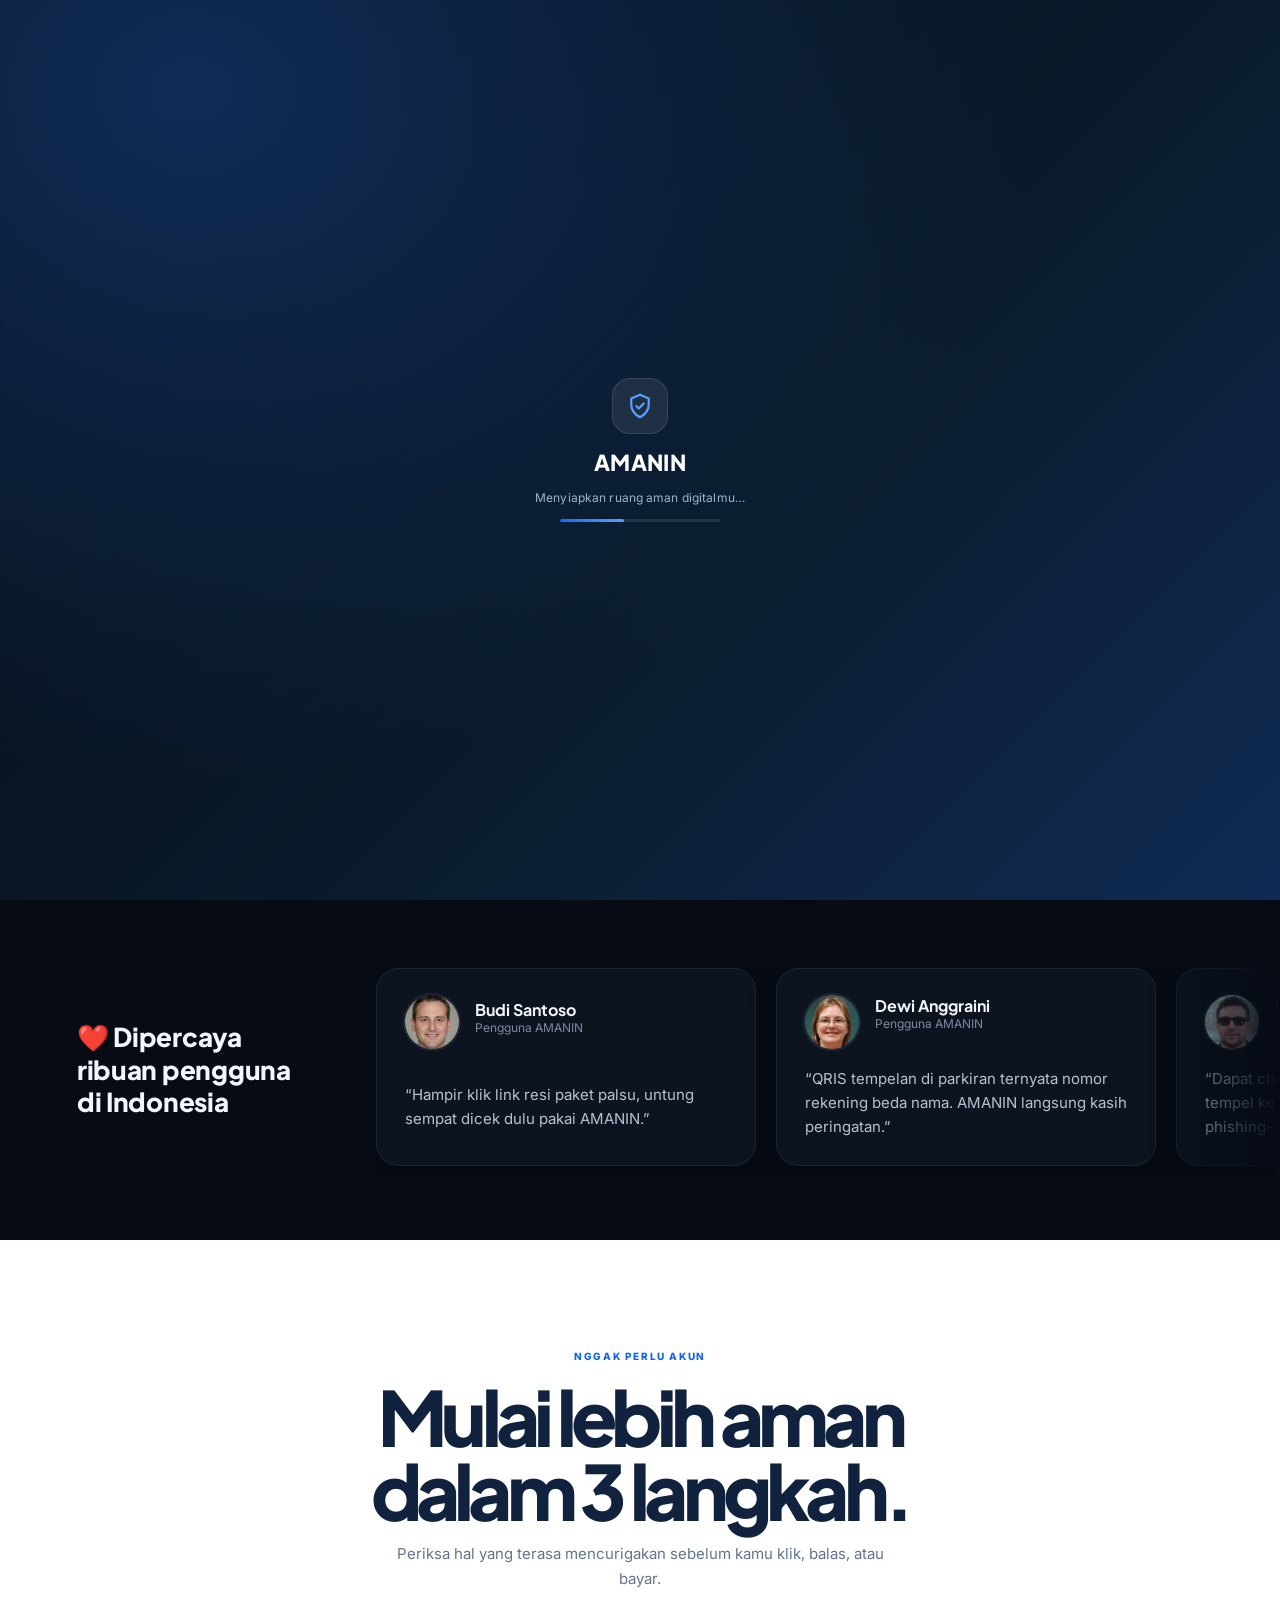
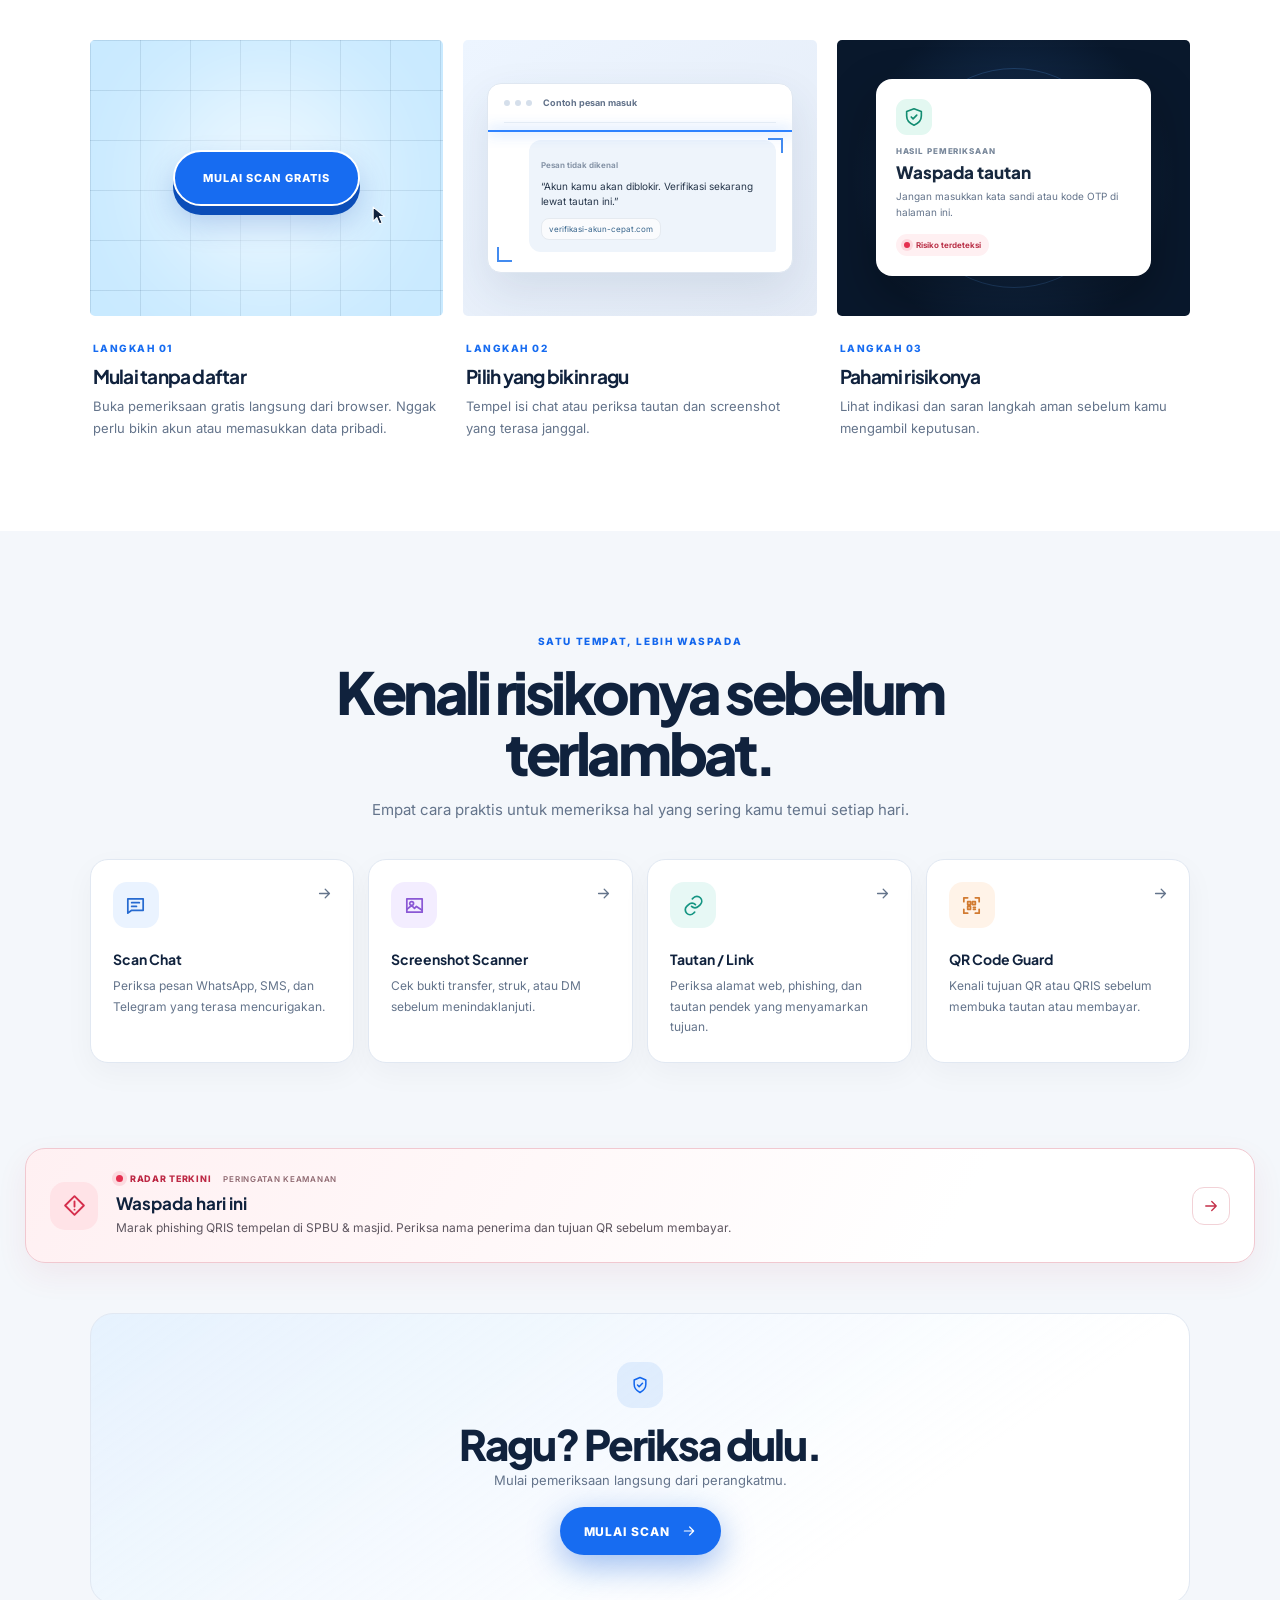
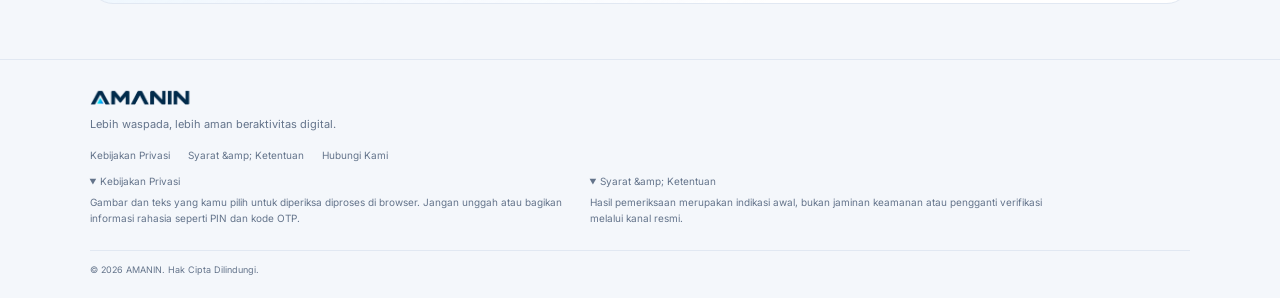
<file: index.html>
<!doctype html>
<html lang="id">
  <head>
    <meta charset="utf-8">
    <meta name="viewport" content="width=device-width, initial-scale=1">
    <meta name="theme-color" content="#f5f8fd">
    <meta name="description" content="AMANIN membantu memeriksa chat, tautan, screenshot, dan QR code agar kamu lebih waspada terhadap penipuan digital.">
    <title>AMANIN — Lindungi Diri dari Penipuan Digital</title>
    <link rel="preconnect" href="https://fonts.googleapis.com">
    <link rel="preconnect" href="https://fonts.gstatic.com" crossorigin>
    <link href="https://fonts.googleapis.com/css2?family=Inter:wght@400;500;600;700&family=Plus+Jakarta+Sans:wght@500;600;700;800&display=swap" rel="stylesheet">
    <link rel="stylesheet" href="css/styles.css">
    <link rel="stylesheet" href="css/landing.css">
  </head>
  <body class="landing-body">
    <div class="amanin-splash" id="amanin-splash">
      <div class="amanin-splash-inner">
        <span class="amanin-splash-logo"><svg viewBox="0 0 24 24" aria-hidden="true"><path d="M12 3 19 6v5c0 4.6-2.9 7.8-7 10-4.1-2.2-7-5.4-7-10V6l7-3Z"/><path d="m9 12 2 2 4-4"/></svg></span>
        <strong class="amanin-splash-title">AMANIN</strong>
        <span class="amanin-splash-status" id="amanin-splash-status" data-i18n="splash.status">Menyiapkan ruang aman digitalmu…</span>
        <div class="amanin-splash-bar"><span></span></div>
      </div>
    </div>
    <div class="landing-shell">
      <header class="landing-header">
        <div class="landing-header-start">
          <a class="landing-brand" href="#beranda" aria-label="AMANIN, halaman utama">
            <span class="brand-logo-frame"><img class="brand-logo" src="assets/amanin-wordmark-transparent.png" alt="AMANIN"></span>
          </a>
          <div class="lang-switch">
            <button class="lang-switch-button" type="button" aria-haspopup="listbox" aria-expanded="false">
              <span data-lang-current>ID</span>
              <svg viewBox="0 0 24 24" aria-hidden="true"><path d="m6 9 6 6 6-6"/></svg>
            </button>
            <div class="lang-switch-menu is-hidden" role="listbox">
              <button type="button" data-lang="id" role="option" data-i18n="lang.id">Indonesia</button>
              <button type="button" data-lang="en" role="option" data-i18n="lang.en">English</button>
            </div>
          </div>
        </div>
        <nav class="header-actions" aria-label="Navigasi utama">
          <a class="login-link" href="login.html" aria-label="Masuk ke AMANIN">
            <svg viewBox="0 0 24 24" aria-hidden="true"><path d="M12 3 19 6v5c0 4.6-2.9 7.8-7 10-4.1-2.2-7-5.4-7-10V6l7-3Z"/><path d="m9 12 2 2 4-4"/></svg>
            <span data-i18n="nav.masuk">Masuk</span>
          </a>
        </nav>
      </header>

      <main id="beranda">
        <section class="landing-hero" aria-labelledby="hero-title">
          <div class="hero-copy">
              <span class="eyebrow"><svg viewBox="0 0 24 24" aria-hidden="true"><path d="M12 3 19 6v5c0 4.6-2.9 7.8-7 10-4.1-2.2-7-5.4-7-10V6l7-3Z"/><path d="m9 12 2 2 4-4"/></svg> <span data-i18n="landing.hero.eyebrow">CEK DULU. BARU PERCAYA.</span></span>
              <h1 id="hero-title" data-i18n-html="landing.hero.title.html">Jangan asal klik.<br><span>Pastikan dulu.</span></h1>
              <p class="hero-description" data-i18n="landing.hero.desc">Lindungi diri dari penipuan digital. Periksa chat, tautan, screenshot, dan QR sebelum kamu percaya atau membayar.</p>
            <div class="hero-actions">
              <a class="landing-primary" href="scan.html?mode=qr">
                <svg viewBox="0 0 24 24" aria-hidden="true"><path d="M12 3 19 6v5c0 4.6-2.9 7.8-7 10-4.1-2.2-7-5.4-7-10V6l7-3Z"/><path d="m9 12 2 2 4-4"/></svg>
                <span data-i18n="landing.hero.cta">Scan Cepat Tanpa Login</span>
                <svg class="button-arrow" viewBox="0 0 24 24" aria-hidden="true"><path d="M5 12h14m-6-6 6 6-6 6"/></svg>
              </a>
            </div>
            <div class="hero-assurance">
              <span class="assurance-item"><svg viewBox="0 0 24 24" aria-hidden="true"><path d="m5 12 4 4L19 6"/></svg><span data-i18n="landing.hero.assurance1">Gratis digunakan</span></span>
              <span class="assurance-separator" aria-hidden="true">·</span>
              <span class="assurance-item" data-i18n="landing.hero.assurance2">Tanpa perlu login</span>
            </div>
          </div>
          <div class="hero-visual" aria-hidden="true">
            <div class="chat-demo" id="chat-demo">
              <div class="chat-demo-stack" id="chat-demo-stack"></div>
            </div>
          </div>
        </section>

        <section class="testimonial-section" aria-label="Testimoni pengguna AMANIN">
          <div class="testimonial-row">
            <span class="testimonial-label" data-i18n="landing.testimonial.label">❤️ Dipercaya ribuan pengguna di Indonesia</span>
            <div class="testimonial-marquee" id="testimonial-marquee">
              <div class="testimonial-track" id="testimonial-track">
                <article class="testimonial-card">
                  <img class="testimonial-avatar" src="assets/testimonials/t1.jpg" alt="" width="38" height="38">
                  <span class="testimonial-meta"><strong>Budi Santoso</strong><small data-i18n="landing.testimonial.role">Pengguna AMANIN</small></span>
                  <p data-i18n="landing.testimonial.q1">“Hampir klik link resi paket palsu, untung sempat dicek dulu pakai AMANIN.”</p>
                </article>
                <article class="testimonial-card">
                  <img class="testimonial-avatar" src="assets/testimonials/t2.jpg" alt="" width="38" height="38">
                  <span class="testimonial-meta"><strong>Dewi Anggraini</strong><small data-i18n="landing.testimonial.role">Pengguna AMANIN</small></span>
                  <p data-i18n="landing.testimonial.q2">“QRIS tempelan di parkiran ternyata nomor rekening beda nama. AMANIN langsung kasih peringatan.”</p>
                </article>
                <article class="testimonial-card">
                  <img class="testimonial-avatar" src="assets/testimonials/t3.jpg" alt="" width="38" height="38">
                  <span class="testimonial-meta"><strong>Rizky Hidayat</strong><small data-i18n="landing.testimonial.role">Pengguna AMANIN</small></span>
                  <p data-i18n="landing.testimonial.q3">“Dapat chat katanya menang undian, saya tempel ke AMANIN, langsung ketahuan pola phishing-nya.”</p>
                </article>
                <article class="testimonial-card">
                  <img class="testimonial-avatar" src="assets/testimonials/t5.jpg" alt="" width="38" height="38">
                  <span class="testimonial-meta"><strong>Siti Maharani</strong><small data-i18n="landing.testimonial.role">Pengguna AMANIN</small></span>
                  <p data-i18n="landing.testimonial.q4">“Simpel banget, tinggal screenshot chat mencurigakan terus langsung dicek. Nggak perlu daftar akun.”</p>
                </article>
                <article class="testimonial-card">
                  <img class="testimonial-avatar" src="assets/testimonials/t4.jpg" alt="" width="38" height="38">
                  <span class="testimonial-meta"><strong>Agus Firmansyah</strong><small data-i18n="landing.testimonial.role">Pengguna AMANIN</small></span>
                  <p data-i18n="landing.testimonial.q5">“Ada yang kirim file APK ngaku dari kurir. AMANIN kasih tau itu modus yang sering dipakai penipu.”</p>
                </article>
                <article class="testimonial-card">
                  <img class="testimonial-avatar" src="assets/testimonials/t6.jpg" alt="" width="38" height="38">
                  <span class="testimonial-meta"><strong>Nadia Putri</strong><small data-i18n="landing.testimonial.role">Pengguna AMANIN</small></span>
                  <p data-i18n="landing.testimonial.q6">“Setiap mau transfer ke rekening baru, saya cek dulu polanya di AMANIN. Jadi lebih tenang.”</p>
                </article>
              </div>
            </div>
          </div>
        </section>

        <section class="steps-section" aria-labelledby="steps-title">
          <div class="steps-intro">
            <span class="eyebrow" data-i18n="landing.steps.eyebrow">NGGAK PERLU AKUN</span>
            <h2 id="steps-title" data-i18n-html="landing.steps.title.html">Mulai lebih aman<br> dalam 3 langkah.</h2>
            <p data-i18n="landing.steps.desc">Periksa hal yang terasa mencurigakan sebelum kamu klik, balas, atau bayar.</p>
          </div>
          <div class="steps-list">
            <article class="step-card step-start">
              <div class="step-visual start-visual">
                <span class="step-grid-glow"></span>
                <a class="step-demo-button" href="scan.html?mode=qr" data-i18n="landing.steps.demo">MULAI SCAN GRATIS</a>
                <svg class="step-pointer" viewBox="0 0 32 38" aria-hidden="true"><path d="M3 2v27l7-7 5 12 5-2-5-12h10L3 2Z" fill="#10223d" stroke="#fff" stroke-linejoin="round" stroke-width="2"/></svg>
                <span class="step-click-ring" aria-hidden="true"></span>
              </div>
              <div class="step-copy">
                <span class="step-number" data-i18n="landing.step1.number">LANGKAH 01</span>
                <h3 data-i18n="landing.step1.title">Mulai tanpa daftar</h3>
                <p data-i18n="landing.step1.desc">Buka pemeriksaan gratis langsung dari browser. Nggak perlu bikin akun atau memasukkan data pribadi.</p>
              </div>
            </article>

            <article class="step-card step-check">
              <div class="step-visual check-visual" aria-hidden="true">
                <div class="check-window">
                  <div class="check-window-top"><i></i><i></i><i></i><span data-i18n="landing.step2.card.title">Contoh pesan masuk</span></div>
                  <div class="check-message">
                    <span class="message-sender" data-i18n="landing.step2.card.sender">Pesan tidak dikenal</span>
                    <p data-i18n="landing.step2.card.msg">“Akun kamu akan diblokir. Verifikasi sekarang lewat tautan ini.”</p>
                    <span class="message-link">verifikasi-akun-cepat.com</span>
                  </div>
                  <div class="scan-sweep"></div>
                  <span class="scan-corner scan-corner-one"></span>
                  <span class="scan-corner scan-corner-two"></span>
                </div>
              </div>
              <div class="step-copy">
                <span class="step-number" data-i18n="landing.step2.number">LANGKAH 02</span>
                <h3 data-i18n="landing.step2.title">Pilih yang bikin ragu</h3>
                <p data-i18n="landing.step2.desc">Tempel isi chat atau periksa tautan dan screenshot yang terasa janggal.</p>
              </div>
            </article>

            <article class="step-card step-result">
              <div class="step-visual result-visual" aria-hidden="true">
                <div class="result-orbit result-orbit-one"></div>
                <div class="result-orbit result-orbit-two"></div>
                <div class="result-card">
                  <span class="result-icon"><svg viewBox="0 0 24 24"><path d="M12 3 20 6v5c0 4.8-3.1 8-8 10-4.9-2-8-5.2-8-10V6l8-3Z"/><path d="m9 12 2 2 4-4"/></svg></span>
                  <span class="result-label" data-i18n="landing.step3.card.label">HASIL PEMERIKSAAN</span>
                  <strong data-i18n="landing.step3.card.title">Waspada tautan</strong>
                  <p data-i18n="landing.step3.card.desc">Jangan masukkan kata sandi atau kode OTP di halaman ini.</p>
                  <span class="result-status"><i></i> <span data-i18n="landing.step3.card.status">Risiko terdeteksi</span></span>
                </div>
              </div>
              <div class="step-copy">
                <span class="step-number" data-i18n="landing.step3.number">LANGKAH 03</span>
                <h3 data-i18n="landing.step3.title">Pahami risikonya</h3>
                <p data-i18n="landing.step3.desc">Lihat indikasi dan saran langkah aman sebelum kamu mengambil keputusan.</p>
              </div>
            </article>
          </div>
        </section>

        <section class="features-section" id="fitur" aria-labelledby="features-title">
          <div class="section-intro">
            <span class="eyebrow" data-i18n="landing.features.eyebrow">SATU TEMPAT, LEBIH WASPADA</span>
            <h2 id="features-title" data-i18n="landing.features.title">Kenali risikonya sebelum terlambat.</h2>
            <p data-i18n="landing.features.desc">Empat cara praktis untuk memeriksa hal yang sering kamu temui setiap hari.</p>
          </div>
          <div class="features-grid">
            <a class="feature-card feature-chat" href="scan.html?mode=chat">
              <span class="feature-icon"><svg viewBox="0 0 24 24" aria-hidden="true"><path d="M4 5h16v12H8l-4 3V5Z"/><path d="M8 9h8m-8 4h5"/></svg></span>
              <span class="feature-arrow"><svg viewBox="0 0 24 24" aria-hidden="true"><path d="M5 12h14m-6-6 6 6-6 6"/></svg></span>
              <strong data-i18n="landing.feature1.title">Scan Chat</strong><small data-i18n="landing.feature1.desc">Periksa pesan WhatsApp, SMS, dan Telegram yang terasa mencurigakan.</small>
            </a>
            <a class="feature-card feature-image" href="scan.html?mode=chat&amp;context=screenshot">
              <span class="feature-icon"><svg viewBox="0 0 24 24" aria-hidden="true"><path d="M4 5h16v14H4z"/><circle cx="9" cy="10" r="2"/><path d="m4 16 5-4 3 3 2-2 6 4"/></svg></span>
              <span class="feature-arrow"><svg viewBox="0 0 24 24" aria-hidden="true"><path d="M5 12h14m-6-6 6 6-6 6"/></svg></span>
              <strong data-i18n="landing.feature2.title">Screenshot Scanner</strong><small data-i18n="landing.feature2.desc">Cek bukti transfer, struk, atau DM sebelum menindaklanjuti.</small>
            </a>
            <a class="feature-card feature-link" href="scan.html?mode=chat&amp;context=link">
              <span class="feature-icon"><svg viewBox="0 0 24 24" aria-hidden="true"><path d="M10 13a5 5 0 0 0 7.1 0l2-2a5 5 0 0 0-7.1-7.1l-1.2 1.2"/><path d="M14 11a5 5 0 0 0-7.1 0l-2 2a5 5 0 0 0 7.1 7.1l1.2-1.2"/></svg></span>
              <span class="feature-arrow"><svg viewBox="0 0 24 24" aria-hidden="true"><path d="M5 12h14m-6-6 6 6-6 6"/></svg></span>
              <strong data-i18n="landing.feature3.title">Tautan / Link</strong><small data-i18n="landing.feature3.desc">Periksa alamat web, phishing, dan tautan pendek yang menyamarkan tujuan.</small>
            </a>
            <a class="feature-card feature-qr" href="scan.html?mode=qr">
              <span class="feature-icon"><svg viewBox="0 0 24 24" aria-hidden="true"><path d="M4 8V4h4m8 0h4v4M4 16v4h4m8 0h4v-4M8 8h3v3H8zm5 0h3v3h-3zm-5 5h3v3H8zm6 1h2m-2 2h2"/></svg></span>
              <span class="feature-arrow"><svg viewBox="0 0 24 24" aria-hidden="true"><path d="M5 12h14m-6-6 6 6-6 6"/></svg></span>
              <strong data-i18n="landing.feature4.title">QR Code Guard</strong><small data-i18n="landing.feature4.desc">Kenali tujuan QR atau QRIS sebelum membuka tautan atau membayar.</small>
            </a>
          </div>
        </section>

        <section class="radar-section" aria-labelledby="radar-title">
          <div class="radar-emblem"><svg viewBox="0 0 24 24" aria-hidden="true"><path d="M12 3 21 12l-9 9-9-9 9-9Z"/><path d="M12 8v5m0 3h.01"/></svg></div>
          <div class="radar-copy">
            <span class="radar-label"><i></i> <span data-i18n="landing.radar.label">RADAR TERKINI</span> <small data-i18n="landing.radar.sublabel">PERINGATAN KEAMANAN</small></span>
            <h2 id="radar-title" data-i18n="landing.radar.title">Waspada hari ini</h2>
            <p data-i18n="landing.radar.desc">Marak phishing QRIS tempelan di SPBU &amp; masjid. Periksa nama penerima dan tujuan QR sebelum membayar.</p>
          </div>
          <a class="radar-link" href="scan.html?mode=qr" aria-label="Periksa QR sekarang"><svg viewBox="0 0 24 24" aria-hidden="true"><path d="M5 12h14m-6-6 6 6-6 6"/></svg></a>
        </section>

        <section class="closing-cta" aria-labelledby="closing-title">
          <span class="closing-icon"><svg viewBox="0 0 24 24" aria-hidden="true"><path d="M12 3 19 6v5c0 4.6-2.9 7.8-7 10-4.1-2.2-7-5.4-7-10V6l7-3Z"/><path d="m9 12 2 2 4-4"/></svg></span>
          <h2 id="closing-title" data-i18n="landing.closing.title">Ragu? Periksa dulu.</h2>
          <p data-i18n="landing.closing.desc">Mulai pemeriksaan langsung dari perangkatmu.</p>
          <a class="landing-primary" href="scan.html?mode=qr"><span data-i18n="landing.closing.cta">Mulai Scan</span> <svg class="button-arrow" viewBox="0 0 24 24" aria-hidden="true"><path d="M5 12h14m-6-6 6 6-6 6"/></svg></a>
        </section>
      </main>

      <footer class="landing-footer">
        <a class="footer-brand" href="#beranda"><img src="assets/amanin-wordmark-transparent.png" alt="AMANIN"></a>
        <p data-i18n="landing.footer.tagline">Lebih waspada, lebih aman beraktivitas digital.</p>
        <nav class="footer-links" aria-label="Informasi">
          <a href="#privasi" data-i18n="landing.footer.privasi">Kebijakan Privasi</a><a href="#syarat" data-i18n="landing.footer.syarat">Syarat &amp; Ketentuan</a><a href="mailto:halo@amanin.id" data-i18n="landing.footer.kontak">Hubungi Kami</a>
        </nav>
        <div class="legal-details">
          <details id="privasi" open><summary data-i18n="landing.footer.privasi">Kebijakan Privasi</summary><p data-i18n="landing.footer.privasi.body">Gambar dan teks yang kamu pilih untuk diperiksa diproses di browser. Jangan unggah atau bagikan informasi rahasia seperti PIN dan kode OTP.</p></details>
          <details id="syarat" open><summary data-i18n="landing.footer.syarat">Syarat &amp; Ketentuan</summary><p data-i18n="landing.footer.syarat.body">Hasil pemeriksaan merupakan indikasi awal, bukan jaminan keamanan atau pengganti verifikasi melalui kanal resmi.</p></details>
        </div>
        <small class="copyright" data-i18n-html="landing.footer.copyright">© 2026 AMANIN. Hak Cipta Dilindungi.</small>
      </footer>
    </div>
    <script defer src="js/i18n.js"></script>
    <script src="js/landing.js" defer></script>
  </body>
</html>
</file>
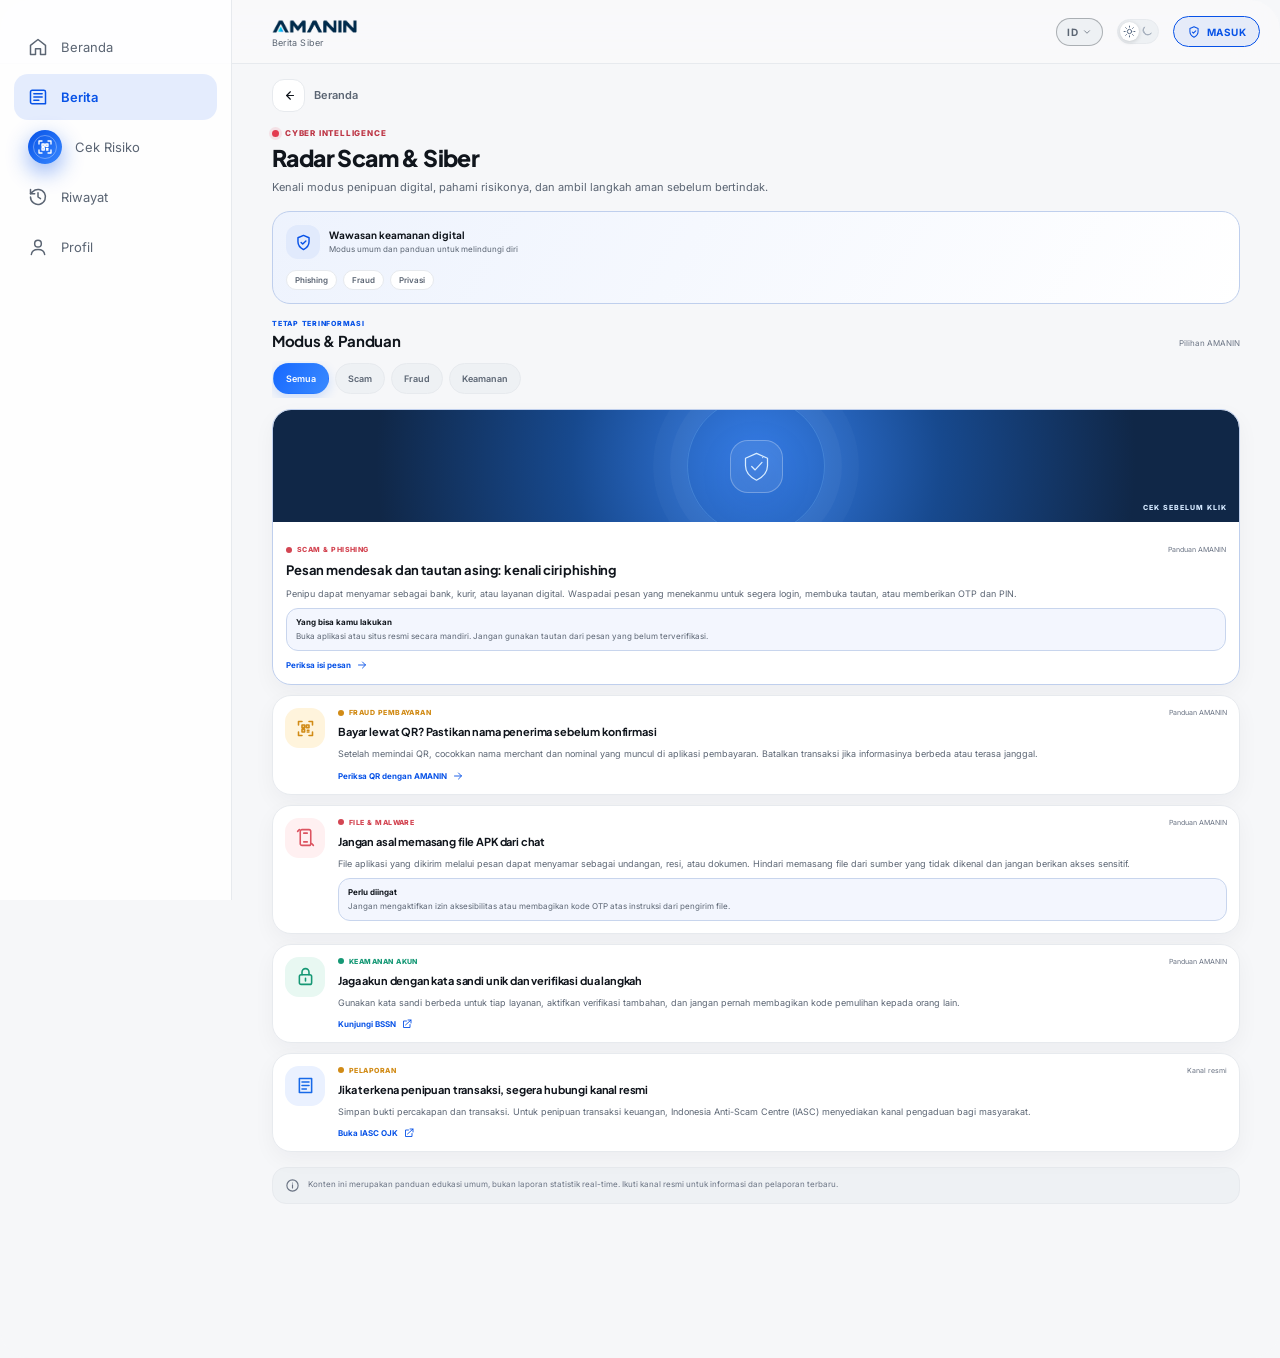
<file: berita.html>
<!doctype html>
<html lang="id">
  <head>
    <meta charset="utf-8">
    <meta name="viewport" content="width=device-width, initial-scale=1">
    <meta name="theme-color" content="#080b10" media="(prefers-color-scheme: dark)">
    <meta name="theme-color" content="#f6f7f9" media="(prefers-color-scheme: light)">
    <meta name="description" content="Radar scam, fraud, phishing, dan panduan keamanan digital dari AMANIN.">
    <title>Berita Siber — AMANIN</title>
    <link rel="preconnect" href="https://fonts.googleapis.com">
    <link rel="preconnect" href="https://fonts.gstatic.com" crossorigin>
    <link href="https://fonts.googleapis.com/css2?family=Inter:wght@400;500;600;700&family=Plus+Jakarta+Sans:wght@500;600;700;800&display=swap" rel="stylesheet">
    <link rel="stylesheet" href="css/styles.css">
    <link rel="stylesheet" href="css/news.css">
    <link rel="stylesheet" href="css/auth.css">
  </head>
  <body>
    <div class="app news-app">
      <input class="theme-checkbox" type="checkbox" id="theme-toggle">
      <script>try{if(localStorage.getItem("amanin_theme")==="dark")document.getElementById("theme-toggle").checked=true;}catch(e){}</script>
      <header class="topbar">
        <a class="brand" href="dashboard.html" aria-label="AMANIN, kembali ke beranda">
          <span class="brand-logo-frame"><img class="brand-logo" src="assets/amanin-wordmark-transparent.png" alt="AMANIN"></span>
          <span class="brand-copy"><small data-i18n="berita.brand.sub">Berita Siber</small></span>
        </a>
        <div class="topbar-actions">
          <div class="lang-switch">
            <button class="lang-switch-button" type="button" aria-haspopup="listbox" aria-expanded="false">
              <span data-lang-current>ID</span>
              <svg viewBox="0 0 24 24" aria-hidden="true"><path d="m6 9 6 6 6-6"/></svg>
            </button>
            <div class="lang-switch-menu is-hidden" role="listbox">
              <button type="button" data-lang="id" role="option" data-i18n="lang.id">Indonesia</button>
              <button type="button" data-lang="en" role="option" data-i18n="lang.en">English</button>
            </div>
          </div>
          <label class="theme-toggle" for="theme-toggle" title="Mode gelap">
            <span class="theme-switch" aria-hidden="true">
              <svg class="sun-icon" viewBox="0 0 24 24"><circle cx="12" cy="12" r="4"/><path d="M12 2v2m0 16v2M4.93 4.93l1.42 1.42m11.3 11.3 1.42 1.42M2 12h2m16 0h2M4.93 19.07l1.42-1.42m11.3-11.3 1.42-1.42"/></svg>
              <svg class="moon-icon" viewBox="0 0 24 24"><path d="M20.5 15.5A8.5 8.5 0 0 1 8.5 3.5 8.5 8.5 0 1 0 20.5 15.5Z"/></svg>
              <span class="switch-knob"></span>
            </span>
          </label>
          <a class="topbar-login is-hidden" id="topbar-login" href="login.html?next=dashboard.html">
            <svg viewBox="0 0 24 24" aria-hidden="true"><path d="M12 3 19 6v5c0 4.6-2.9 7.8-7 10-4.1-2.2-7-5.4-7-10V6l7-3Z"/><path d="m9 12 2 2 4-4"/></svg>
            <span data-i18n="nav.masuk">Masuk</span>
          </a>
          <a class="profile" href="dashboard.html#profil" aria-label="Buka profil"><img src="assets/avatar.svg" alt=""></a>
        </div>
      </header>

      <main class="news-main">
        <div class="news-content">
          <a class="back-link" href="dashboard.html">
            <svg viewBox="0 0 24 24" aria-hidden="true"><path d="m15 18-6-6 6-6"/><path d="M9 12h11"/></svg>
            <span data-i18n="scan.back">Beranda</span>
          </a>

          <section class="news-intro" aria-labelledby="news-page-title">
            <span class="news-live-label"><i></i> <span data-i18n="berita.intro.kicker">CYBER INTELLIGENCE</span></span>
            <h1 id="news-page-title" data-i18n="berita.intro.title">Radar Scam &amp; Siber</h1>
            <p data-i18n="berita.intro.desc">Kenali modus penipuan digital, pahami risikonya, dan ambil langkah aman sebelum bertindak.</p>
          </section>

          <section class="news-briefing" aria-label="Ringkasan kategori berita">
            <div class="briefing-heading">
              <span class="briefing-icon"><svg viewBox="0 0 24 24" aria-hidden="true"><path d="M12 3 19 6v5c0 4.6-2.9 7.8-7 10-4.1-2.2-7-5.4-7-10V6l7-3Z"/><path d="m9 12 2 2 4-4"/></svg></span>
              <span><strong data-i18n="berita.briefing.title">Wawasan keamanan digital</strong><small data-i18n="berita.briefing.desc">Modus umum dan panduan untuk melindungi diri</small></span>
            </div>
            <div class="briefing-tags"><span data-i18n="berita.tag1">Phishing</span><span data-i18n="berita.tag2">Fraud</span><span data-i18n="berita.tag3">Privasi</span></div>
          </section>

          <section class="news-feed" aria-labelledby="news-feed-title">
            <div class="news-feed-heading">
              <div><span class="news-kicker" data-i18n="berita.feed.kicker">TETAP TERINFORMASI</span><h2 id="news-feed-title" data-i18n="berita.feed.title">Modus &amp; Panduan</h2></div>
              <span class="news-feed-note" data-i18n="berita.feed.note">Pilihan AMANIN</span>
            </div>
            <div class="news-filters" role="group" aria-label="Filter berita">
              <button class="news-filter is-active" type="button" data-filter="all" aria-pressed="true" data-i18n="berita.filter.all">Semua</button>
              <button class="news-filter" type="button" data-filter="scam" aria-pressed="false" data-i18n="berita.filter.scam">Scam</button>
              <button class="news-filter" type="button" data-filter="fraud" aria-pressed="false" data-i18n="berita.filter.fraud">Fraud</button>
              <button class="news-filter" type="button" data-filter="security" aria-pressed="false" data-i18n="berita.filter.security">Keamanan</button>
            </div>

            <div class="news-article-list" id="news-article-list">
              <article class="news-article news-article-featured" data-category="scam">
                <div class="article-visual article-visual-phishing" aria-hidden="true">
                  <span class="article-visual-orbit"></span><svg viewBox="0 0 48 48"><path d="M24 5 40 12v11c0 10-6.6 16.4-16 21C14.6 39.4 8 33 8 23V12l16-7Z"/><path d="m17 24 5 5 10-11"/><path d="M33 11h.01"/></svg>
                  <span class="visual-caption" data-i18n="berita.a1.visual">CEK SEBELUM KLIK</span>
                </div>
                <div class="article-body">
                  <div class="article-meta"><span class="article-category category-scam"><i></i> <span data-i18n="berita.a1.cat">SCAM &amp; PHISHING</span></span><span data-i18n="berita.a1.source">Panduan AMANIN</span></div>
                  <h3 data-i18n="berita.a1.title">Pesan mendesak dan tautan asing: kenali ciri phishing</h3>
                  <p data-i18n="berita.a1.desc">Penipu dapat menyamar sebagai bank, kurir, atau layanan digital. Waspadai pesan yang menekanmu untuk segera login, membuka tautan, atau memberikan OTP dan PIN.</p>
                  <div class="article-takeaway"><strong data-i18n="berita.a1.take.title">Yang bisa kamu lakukan</strong><span data-i18n="berita.a1.take.desc">Buka aplikasi atau situs resmi secara mandiri. Jangan gunakan tautan dari pesan yang belum terverifikasi.</span></div>
                  <a class="article-action" href="scan.html?mode=chat"><span data-i18n="berita.a1.action">Periksa isi pesan</span><svg viewBox="0 0 24 24" aria-hidden="true"><path d="M5 12h14m-6-6 6 6-6 6"/></svg></a>
                </div>
              </article>

              <article class="news-article" data-category="fraud">
                <div class="article-icon article-icon-qr" aria-hidden="true"><svg viewBox="0 0 24 24"><path d="M4 8V4h4m8 0h4v4M4 16v4h4m8 0h4v-4M8 8h3v3H8zm5 0h3v3h-3zm-5 5h3v3H8zm6 1h2m-2 2h2"/></svg></div>
                <div class="article-body">
                  <div class="article-meta"><span class="article-category category-fraud"><i></i> <span data-i18n="berita.a2.cat">FRAUD PEMBAYARAN</span></span><span data-i18n="berita.a2.source">Panduan AMANIN</span></div>
                  <h3 data-i18n="berita.a2.title">Bayar lewat QR? Pastikan nama penerima sebelum konfirmasi</h3>
                  <p data-i18n="berita.a2.desc">Setelah memindai QR, cocokkan nama merchant dan nominal yang muncul di aplikasi pembayaran. Batalkan transaksi jika informasinya berbeda atau terasa janggal.</p>
                  <a class="article-action" href="scan.html?mode=qr"><span data-i18n="berita.a2.action">Periksa QR dengan AMANIN</span><svg viewBox="0 0 24 24" aria-hidden="true"><path d="M5 12h14m-6-6 6 6-6 6"/></svg></a>
                </div>
              </article>

              <article class="news-article" data-category="scam">
                <div class="article-icon article-icon-app" aria-hidden="true"><svg viewBox="0 0 24 24"><rect x="6" y="3" width="12" height="18" rx="2"/><path d="M10 7h4m-4 10h4"/><path d="m3 5 2-2m14 16 2 2"/></svg></div>
                <div class="article-body">
                  <div class="article-meta"><span class="article-category category-scam"><i></i> <span data-i18n="berita.a3.cat">FILE &amp; MALWARE</span></span><span data-i18n="berita.a3.source">Panduan AMANIN</span></div>
                  <h3 data-i18n="berita.a3.title">Jangan asal memasang file APK dari chat</h3>
                  <p data-i18n="berita.a3.desc">File aplikasi yang dikirim melalui pesan dapat menyamar sebagai undangan, resi, atau dokumen. Hindari memasang file dari sumber yang tidak dikenal dan jangan berikan akses sensitif.</p>
                  <div class="article-takeaway"><strong data-i18n="berita.a3.take.title">Perlu diingat</strong><span data-i18n="berita.a3.take.desc">Jangan mengaktifkan izin aksesibilitas atau membagikan kode OTP atas instruksi dari pengirim file.</span></div>
                </div>
              </article>

              <article class="news-article" data-category="security">
                <div class="article-icon article-icon-lock" aria-hidden="true"><svg viewBox="0 0 24 24"><rect x="5" y="10" width="14" height="11" rx="2"/><path d="M8 10V7a4 4 0 0 1 8 0v3m-4 4v3"/></svg></div>
                <div class="article-body">
                  <div class="article-meta"><span class="article-category category-security"><i></i> <span data-i18n="berita.a4.cat">KEAMANAN AKUN</span></span><span data-i18n="berita.a4.source">Panduan AMANIN</span></div>
                  <h3 data-i18n="berita.a4.title">Jaga akun dengan kata sandi unik dan verifikasi dua langkah</h3>
                  <p data-i18n="berita.a4.desc">Gunakan kata sandi berbeda untuk tiap layanan, aktifkan verifikasi tambahan, dan jangan pernah membagikan kode pemulihan kepada orang lain.</p>
                  <a class="article-action" href="https://www.bssn.go.id/" target="_blank" rel="noopener noreferrer"><span data-i18n="berita.a4.action">Kunjungi BSSN</span><svg viewBox="0 0 24 24" aria-hidden="true"><path d="M14 4h6v6m-11 4L20 4"/><path d="M18 13v6H5V6h6"/></svg></a>
                </div>
              </article>

              <article class="news-article" data-category="fraud">
                <div class="article-icon article-icon-report" aria-hidden="true"><svg viewBox="0 0 24 24"><path d="M5 4h14v16H5z"/><path d="M8 8h8m-8 4h8m-8 4h5"/></svg></div>
                <div class="article-body">
                  <div class="article-meta"><span class="article-category category-fraud"><i></i> <span data-i18n="berita.a5.cat">PELAPORAN</span></span><span data-i18n="berita.a5.source">Kanal resmi</span></div>
                  <h3 data-i18n="berita.a5.title">Jika terkena penipuan transaksi, segera hubungi kanal resmi</h3>
                  <p data-i18n="berita.a5.desc">Simpan bukti percakapan dan transaksi. Untuk penipuan transaksi keuangan, Indonesia Anti-Scam Centre (IASC) menyediakan kanal pengaduan bagi masyarakat.</p>
                  <a class="article-action" href="https://iasc.ojk.go.id/" target="_blank" rel="noopener noreferrer"><span data-i18n="berita.a5.action">Buka IASC OJK</span><svg viewBox="0 0 24 24" aria-hidden="true"><path d="M14 4h6v6m-11 4L20 4"/><path d="M18 13v6H5V6h6"/></svg></a>
                </div>
              </article>
            </div>
            <p class="news-empty is-hidden" id="news-empty" role="status" data-i18n="berita.empty">Belum ada artikel pada kategori ini.</p>
          </section>

          <aside class="news-source-note">
            <svg viewBox="0 0 24 24" aria-hidden="true"><circle cx="12" cy="12" r="9"/><path d="M12 11v5m0-8h.01"/></svg>
            <p data-i18n="berita.sourcenote">Konten ini merupakan panduan edukasi umum, bukan laporan statistik real-time. Ikuti kanal resmi untuk informasi dan pelaporan terbaru.</p>
          </aside>
        </div>
      </main>

      <nav class="bottom-nav" aria-label="Navigasi utama">
        <a class="nav-item" href="dashboard.html"><svg viewBox="0 0 24 24"><path d="m3 10 9-7 9 7v11h-6v-7H9v7H3V10Z"/></svg><span data-i18n="nav.beranda">Beranda</span></a>
        <a class="nav-item selected" href="berita.html" aria-current="page"><svg viewBox="0 0 24 24"><path d="M5 4h14a2 2 0 0 1 2 2v14H5a2 2 0 0 1-2-2V6a2 2 0 0 1 2-2Z"/><path d="M7 8h10M7 12h10m-10 4h6"/></svg><span data-i18n="nav.berita">Berita</span></a>
        <a class="nav-item scan-nav" href="scan.html?mode=qr" aria-label="Cek Risiko"><span class="scan-nav-icon"><svg viewBox="0 0 24 24"><path d="M4 8V4h4m8 0h4v4M4 16v4h4m8 0h4v-4M8 8h3v3H8zm5 0h3v3h-3zm-5 5h3v3H8zm6 1h2m-2 2h2"/></svg></span><span data-i18n="nav.cekrisiko">Cek Risiko</span></a>
        <a class="nav-item" href="riwayat.html"><svg viewBox="0 0 24 24"><path d="M3 12a9 9 0 1 0 2.6-6.4L3 8"/><path d="M3 3v5h5m4-1v5l3 2"/></svg><span data-i18n="nav.riwayat">Riwayat</span></a>
        <a class="nav-item" href="dashboard.html#profil"><svg viewBox="0 0 24 24"><circle cx="12" cy="8" r="4"/><path d="M4 21c.5-4.2 3.1-6 8-6s7.5 1.8 8 6"/></svg><span data-i18n="nav.profil">Profil</span></a>
      </nav>
    </div>
    <script defer src="js/i18n.js"></script>
    <script defer src="js/ui.js"></script>
    <script defer src="js/auth.js"></script>
    <script defer src="js/news.js"></script>
  </body>
</html>
</file>
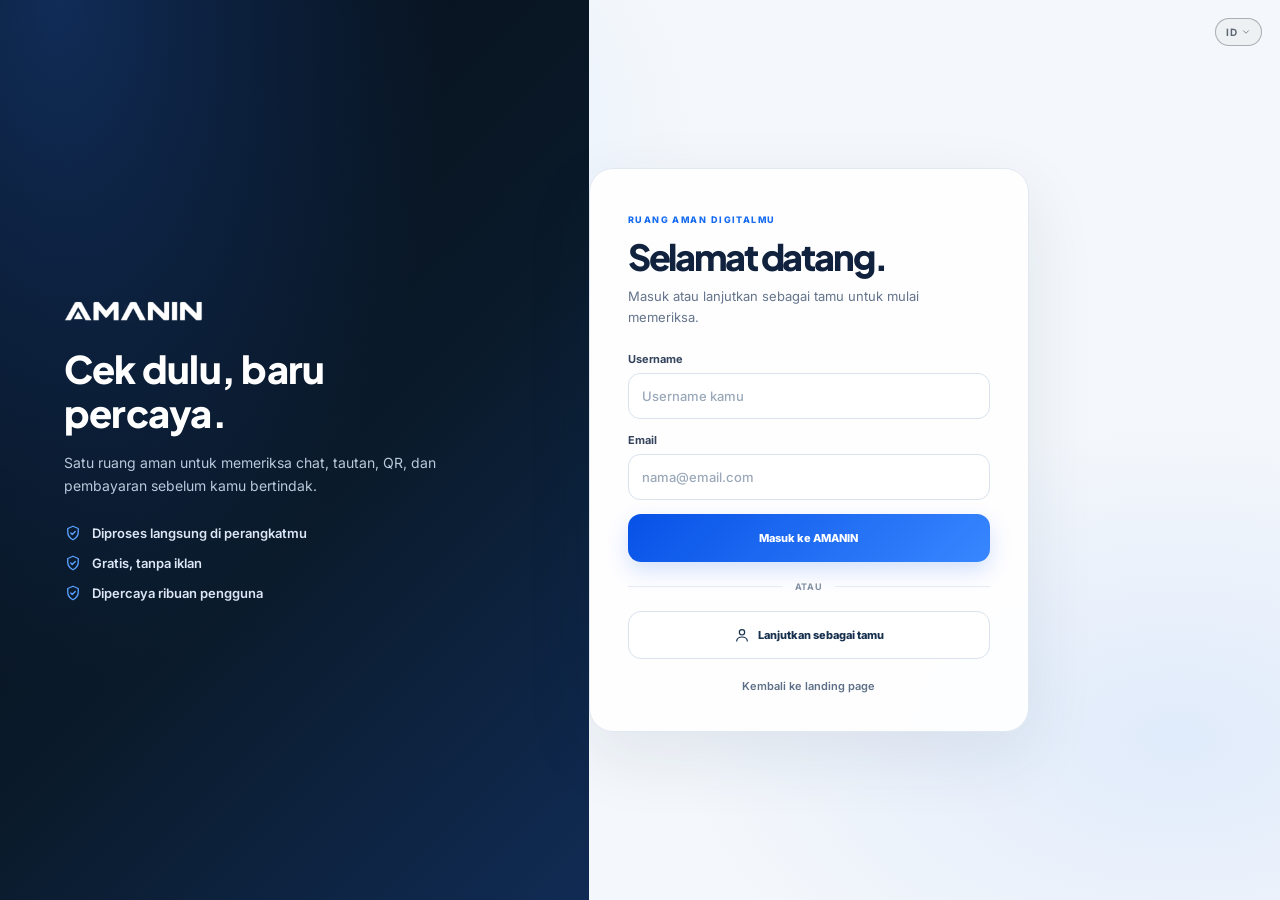
<file: dashboard.html>
<!doctype html>
<html lang="id">
  <head>
    <meta charset="utf-8">
    <meta name="viewport" content="width=device-width, initial-scale=1">
    <meta name="theme-color" content="#080b10" media="(prefers-color-scheme: dark)">
    <meta name="theme-color" content="#f6f7f9" media="(prefers-color-scheme: light)">
    <meta name="description" content="Dashboard keamanan digital AMANIN. Periksa tautan, chat, QR, dan pembayaran sebelum bertransaksi.">
    <title>AMANIN — Beranda</title>
    <link rel="preconnect" href="https://fonts.googleapis.com">
    <link rel="preconnect" href="https://fonts.gstatic.com" crossorigin>
    <link href="https://fonts.googleapis.com/css2?family=Inter:wght@400;500;600;700&family=Plus+Jakarta+Sans:wght@500;600;700;800&display=swap" rel="stylesheet">
    <link rel="stylesheet" href="css/styles.css">
    <link rel="stylesheet" href="css/auth.css">
  </head>
  <body>
    <div class="app">
      <input class="theme-checkbox" type="checkbox" id="theme-toggle">
      <script>try{if(localStorage.getItem("amanin_theme")==="dark")document.getElementById("theme-toggle").checked=true;}catch(e){}</script>
      <header class="topbar">
        <a class="brand" href="#beranda" aria-label="AMANIN, kembali ke beranda">
          <span class="brand-logo-frame"><img class="brand-logo" src="assets/amanin-wordmark-transparent.png" alt="AMANIN"></span>
          <span class="brand-copy"><small data-i18n="dashboard.brand.sub">Beranda</small></span>
        </a>
        <div class="topbar-actions">
          <div class="lang-switch">
            <button class="lang-switch-button" type="button" aria-haspopup="listbox" aria-expanded="false">
              <span data-lang-current>ID</span>
              <svg viewBox="0 0 24 24" aria-hidden="true"><path d="m6 9 6 6 6-6"/></svg>
            </button>
            <div class="lang-switch-menu is-hidden" role="listbox">
              <button type="button" data-lang="id" role="option" data-i18n="lang.id">Indonesia</button>
              <button type="button" data-lang="en" role="option" data-i18n="lang.en">English</button>
            </div>
          </div>
          <a class="landing-return" href="index.html" title="Kembali ke Landing Page" aria-label="Kembali ke Landing Page">
            <svg viewBox="0 0 24 24" aria-hidden="true"><path d="M3 10.5 12 3l9 7.5"/><path d="M5 9.5V20h14V9.5"/></svg>
          </a>
          <label class="theme-toggle" for="theme-toggle" title="Mode gelap">
            <span class="theme-switch" aria-hidden="true">
              <svg class="sun-icon" viewBox="0 0 24 24"><circle cx="12" cy="12" r="4"/><path d="M12 2v2m0 16v2M4.93 4.93l1.42 1.42m11.3 11.3 1.42 1.42M2 12h2m16 0h2M4.93 19.07l1.42-1.42m11.3-11.3 1.42-1.42"/></svg>
              <svg class="moon-icon" viewBox="0 0 24 24"><path d="M20.5 15.5A8.5 8.5 0 0 1 8.5 3.5 8.5 8.5 0 1 0 20.5 15.5Z"/></svg>
              <span class="switch-knob"></span>
            </span>
          </label>
          <a class="topbar-login is-hidden" id="topbar-login" href="login.html?next=dashboard.html">
            <svg viewBox="0 0 24 24" aria-hidden="true"><path d="M12 3 19 6v5c0 4.6-2.9 7.8-7 10-4.1-2.2-7-5.4-7-10V6l7-3Z"/><path d="m9 12 2 2 4-4"/></svg>
            <span data-i18n="nav.masuk">Masuk</span>
          </a>
          <button class="profile" id="profile-open" type="button" aria-label="Buka manajemen profil" aria-haspopup="dialog">
            <img id="profile-avatar" src="assets/avatar.svg" alt="">
          </button>
        </div>
      </header>

      <main id="beranda">
        <div class="page-content">
          <section class="welcome" aria-labelledby="welcome-title">
            <div class="welcome-copy">
              <h1 id="welcome-title">Halo, Tamu</h1>
              <p data-i18n="dashboard.welcome.sub">Lindungi transaksi &amp; interaksi digitalmu hari ini.</p>
            </div>
            <span class="shield-badge" aria-label="Perlindungan aktif">
              <svg viewBox="0 0 24 24" aria-hidden="true"><path d="M12 3 19 6v5c0 4.6-2.9 7.8-7 10-4.1-2.2-7-5.4-7-10V6l7-3Z"/><path d="m9 12 2 2 4-4"/></svg>
              <i></i>
            </span>
          </section>

          <section class="safety-card" aria-label="Status keamanan akun">
            <div class="score-ring"><span>96</span></div>
            <div class="safety-copy">
              <div class="safety-heading"><strong data-i18n="dashboard.safety.status">Status: AMAN</strong><span class="active-pill"><i></i> <span data-i18n="dashboard.safety.pill">Perisai Aktif</span></span></div>
              <p><svg class="inline-icon" viewBox="0 0 24 24" aria-hidden="true"><circle cx="12" cy="12" r="9"/><path d="M12 7v5l3 2"/></svg> <span data-i18n="dashboard.safety.updated">Terakhir diperbarui: Baru saja</span></p>
            </div>
            <a class="info-button" href="berita.html" aria-label="Baca berita dan wawasan keamanan digital">i</a>
          </section>

          <a class="alert-banner" href="berita.html" aria-label="Buka berita dan wawasan keamanan digital">
            <span class="alert-icon" aria-hidden="true">
              <svg viewBox="0 0 24 24"><path d="M12 3 21 12l-9 9-9-9 9-9Z"/><path d="M12 8v5m0 3h.01"/></svg>
            </span>
            <span class="alert-copy">
              <span class="alert-meta"><strong data-i18n="dashboard.alert.kicker">WAWASAN SIBER</strong><small data-i18n="dashboard.alert.tag">Scam · Fraud · Privasi</small></span>
              <span class="alert-text" data-i18n="dashboard.alert.text">Kenali tanda penipuan sebelum klik tautan atau scan QR</span>
            </span>
            <span class="chevron" aria-hidden="true"><svg viewBox="0 0 24 24"><path d="m9 18 6-6-6-6"/></svg></span>
          </a>

          <section class="hero-card" aria-labelledby="scan-title">
            <span class="hero-glow" aria-hidden="true"></span>
            <div class="hero-content">
              <span class="ai-label"><svg viewBox="0 0 24 24" aria-hidden="true"><path d="m12 3 1.7 5.3L19 10l-5.3 1.7L12 17l-1.7-5.3L5 10l5.3-1.7L12 3Z"/><path d="m19 15 .8 2.2L22 18l-2.2.8L19 21l-.8-2.2L16 18l2.2-.8L19 15Z"/></svg> <span data-i18n="dashboard.hero.ailabel">AI Multi-Vector Defense v2.4</span></span>
              <h2 id="scan-title" data-i18n="dashboard.hero.title">Apa yang ingin kamu cek?</h2>
              <p data-i18n="dashboard.hero.desc">Cek sebelum percaya, klik, atau bayar. AI AMANIN siap menganalisis risiko penipuan dalam 3 detik.</p>
              <a class="scan-button" href="scan.html?mode=chat">
                <svg viewBox="0 0 24 24" aria-hidden="true"><path d="m13 2-9 12h7l-1 8 10-13h-7l1-7Z"/></svg>
                <span data-i18n="dashboard.hero.cta">Scan Cepat Sekarang</span>
              </a>
            </div>
          </section>

          <section class="section-block" id="kategori" aria-labelledby="category-title">
            <div class="section-heading">
              <h2 id="category-title" data-i18n="dashboard.category.title">Kategori Deteksi</h2>
              <span data-i18n="dashboard.category.sub">6 Sensor Siaga</span>
            </div>
            <div class="category-grid">
              <a class="category-card" href="scan.html?mode=chat&amp;context=chat">
                <span class="category-top"><span class="category-icon lavender"><svg viewBox="0 0 24 24"><path d="M4 5h16v12H8l-4 3V5Z"/></svg></span><span class="mini-signal danger" aria-hidden="true"><svg viewBox="0 0 24 24"><circle cx="12" cy="12" r="8"/><path d="M12 8v4m0 4h.01"/></svg></span></span>
                <strong data-i18n="dashboard.cat1.title">Scan Chat</strong><small data-i18n="dashboard.cat1.sub">WhatsApp, SMS, Telegram</small>
              </a>
              <a class="category-card" href="scan.html?mode=chat&amp;context=screenshot">
                <span class="category-top"><span class="category-icon aqua"><svg viewBox="0 0 24 24"><path d="M7 3H4v4m13-4h3v4M4 17v4h3m13-4v4h-3M8 7h8v10H8z"/><path d="M10 10h4m-4 4h4"/></svg></span><span class="mini-signal" aria-hidden="true"><svg viewBox="0 0 24 24"><path d="M5 12h14m-6-6 6 6-6 6"/></svg></span></span>
                <strong data-i18n="dashboard.cat2.title">Screenshot</strong><small data-i18n="dashboard.cat2.sub">Bukti transfer, struk, DM</small>
              </a>
              <a class="category-card" href="scan.html?mode=chat&amp;context=link">
                <span class="category-top"><span class="category-icon blue"><svg viewBox="0 0 24 24"><path d="M10 13a5 5 0 0 0 7.1 0l2-2a5 5 0 0 0-7.1-7.1l-1.2 1.2"/><path d="M14 11a5 5 0 0 0-7.1 0l-2 2a5 5 0 0 0 7.1 7.1l1.2-1.2"/></svg></span><span class="mini-signal" aria-hidden="true"><svg viewBox="0 0 24 24"><path d="M5 12h14m-6-6 6 6-6 6"/></svg></span></span>
                <strong data-i18n="dashboard.cat3.title">Tautan / Link</strong><small data-i18n="dashboard.cat3.sub">Web phishing, bit.ly palsu</small>
              </a>
              <a class="category-card category-card-feature" href="scan.html?mode=qr">
                <span class="category-top"><span class="category-icon"><svg viewBox="0 0 24 24"><path d="M4 4h6v6H4zm10 0h6v6h-6zM4 14h6v6H4zm10 1h2v2h-2zm4-1h2v2h-2zm-4 4h6v2h-6z"/></svg></span><span class="mini-signal verified" aria-hidden="true"><svg viewBox="0 0 24 24"><path d="m5 12 4 4L19 6"/></svg></span></span>
                <span class="category-badge" data-i18n="dashboard.cat4.badge">Fitur Utama</span>
                <strong data-i18n="dashboard.cat4.title">QR Code</strong><small data-i18n="dashboard.cat4.sub">Cek stiker QRIS palsu</small>
              </a>
              <a class="category-card" href="scan.html?mode=chat&amp;context=rekening">
                <span class="category-top"><span class="category-icon pink"><svg viewBox="0 0 24 24"><path d="M3 6h18v13H3z"/><circle cx="10" cy="11" r="2.5"/><path d="M6 17c.8-2 2.2-3 4-3s3.2 1 4 3m3-6h2"/></svg></span><span class="mini-signal" aria-hidden="true"><svg viewBox="0 0 24 24"><path d="M5 12h14m-6-6 6 6-6 6"/></svg></span></span>
                <strong data-i18n="dashboard.cat5.title">No. / Rekening</strong><small data-i18n="dashboard.cat5.sub">Cek pola sebelum transfer</small>
              </a>
              <a class="category-card" href="scan.html?mode=chat&amp;context=pembayaran">
                <span class="category-top"><span class="category-icon pale-blue"><svg viewBox="0 0 24 24"><path d="M4 6h16v14H4z"/><path d="M4 9h16m-6 5h3"/></svg></span><span class="mini-signal" aria-hidden="true"><svg viewBox="0 0 24 24"><path d="M5 12h14m-6-6 6 6-6 6"/></svg></span></span>
                <strong data-i18n="dashboard.cat6.title">Pembayaran</strong><small data-i18n="dashboard.cat6.sub">Virtual Account, e-Wallet</small>
              </a>
            </div>
          </section>

          <section class="section-block recent-section" id="pemeriksaan" aria-labelledby="recent-title">
            <div class="section-heading">
              <h2 id="recent-title" data-i18n="dashboard.recent.title">Pemeriksaan Terakhir</h2>
              <a href="riwayat.html"><span data-i18n="dashboard.recent.all">Lihat Semua</span> <svg viewBox="0 0 24 24" aria-hidden="true"><path d="m9 18 6-6-6-6"/></svg></a>
            </div>
            <div class="recent-list" id="recent-list">
              <p class="history-empty">Memuat riwayat…</p>
            </div>
          </section>

          <section class="section-block news-section" id="berita" aria-labelledby="news-title">
            <div class="section-heading">
              <span class="news-section-title"><svg viewBox="0 0 24 24" aria-hidden="true"><path d="M4 5h16v14H4z"/><path d="M8 9h8m-8 3h8m-8 3h5"/></svg><h2 id="news-title" data-i18n="dashboard.news.title">Berita &amp; Wawasan Siber</h2></span>
              <a href="berita.html"><span data-i18n="dashboard.news.all">Lihat semua</span> <svg viewBox="0 0 24 24" aria-hidden="true"><path d="m9 18 6-6-6-6"/></svg></a>
            </div>
            <a class="news-preview-featured" href="berita.html">
              <span class="news-preview-art" aria-hidden="true"><svg viewBox="0 0 48 48"><path d="M24 5 40 12v11c0 10-6.6 16.4-16 21C14.6 39.4 8 33 8 23V12l16-7Z"/><path d="m17 24 5 5 10-11"/><circle cx="37" cy="11" r="5"/></svg></span>
              <span class="news-preview-copy">
                <span class="news-category"><i></i> <span data-i18n="dashboard.news.featured.cat">SCAM &amp; PHISHING</span></span>
                <strong data-i18n="dashboard.news.featured.title">Kenali pesan phishing sebelum klik tautan</strong>
                <span data-i18n="dashboard.news.featured.desc">Periksa tanda bahaya dan cara melindungi akunmu.</span>
              </span>
              <svg class="news-preview-arrow" viewBox="0 0 24 24" aria-hidden="true"><path d="m9 18 6-6-6-6"/></svg>
            </a>
            <div class="news-preview-row">
              <a class="news-preview-chip" href="berita.html"><span class="news-chip-dot"></span><span data-i18n="dashboard.news.chip1">Fraud pembayaran</span></a>
              <a class="news-preview-chip" href="berita.html"><span class="news-chip-dot news-chip-dot-green"></span><span data-i18n="dashboard.news.chip2">Privasi &amp; keamanan akun</span></a>
            </div>
          </section>
        </div>
      </main>

      <nav class="bottom-nav" aria-label="Navigasi utama">
        <a class="nav-item selected" href="#beranda" aria-current="page"><svg viewBox="0 0 24 24"><path d="m3 10 9-7 9 7v11h-6v-7H9v7H3V10Z"/></svg><span data-i18n="nav.beranda">Beranda</span></a>
        <a class="nav-item" href="berita.html"><svg viewBox="0 0 24 24"><path d="M5 4h14a2 2 0 0 1 2 2v14H5a2 2 0 0 1-2-2V6a2 2 0 0 1 2-2Z"/><path d="M7 8h10M7 12h10m-10 4h6"/></svg><span data-i18n="nav.berita">Berita</span></a>
        <a class="nav-item scan-nav" href="scan.html?mode=qr" aria-label="Cek Risiko"><span class="scan-nav-icon"><svg viewBox="0 0 24 24"><path d="M4 8V4h4m8 0h4v4M4 16v4h4m8 0h4v-4M8 8h3v3H8zm5 0h3v3h-3zm-5 5h3v3H8zm6 1h2m-2 2h2"/></svg></span><span data-i18n="nav.cekrisiko">Cek Risiko</span></a>
        <a class="nav-item" id="riwayat" href="riwayat.html"><svg viewBox="0 0 24 24"><path d="M3 12a9 9 0 1 0 2.6-6.4L3 8"/><path d="M3 3v5h5m4-1v5l3 2"/></svg><span data-i18n="nav.riwayat">Riwayat</span></a>
        <a class="nav-item" id="profil" href="#profil"><svg viewBox="0 0 24 24"><circle cx="12" cy="8" r="4"/><path d="M4 21c.5-4.2 3.1-6 8-6s7.5 1.8 8 6"/></svg><span data-i18n="nav.profil">Profil</span></a>
      </nav>
    </div>
    <dialog class="account-dialog" id="profile-dialog" aria-labelledby="profile-title">
      <form class="account-form" id="profile-form">
        <div class="account-dialog-heading">
          <div>
            <span class="account-kicker" data-i18n="profile.kicker">AKUN AMANIN</span>
            <h2 id="profile-title" data-i18n="profile.title">Manajemen Profil</h2>
          </div>
          <button class="dialog-close" type="button" id="profile-close" aria-label="Tutup profil">×</button>
        </div>
        <p class="account-description" id="profile-mode">Perbarui username dan foto profilmu.</p>
        <div class="avatar-editor">
          <img id="profile-avatar-preview" src="assets/avatar.svg" alt="Pratinjau foto profil">
          <div class="avatar-editor-copy">
            <strong data-i18n="profile.avatar.title">Foto profil</strong>
            <span data-i18n="profile.avatar.desc">Ganti foto atau pilih gambar baru.</span>
            <div class="avatar-editor-actions">
              <label class="avatar-upload-button" for="profile-avatar-file" data-i18n="profile.avatar.upload">Pilih foto</label>
              <button class="avatar-reset-button" id="profile-avatar-reset" type="button" data-i18n="profile.avatar.reset">Hapus foto</button>
            </div>
          </div>
          <input class="avatar-file-input" id="profile-avatar-file" type="file" accept="image/*">
        </div>
        <label class="account-field"><span data-i18n="profile.username">Username</span>
          <input id="profile-username" name="username" type="text" autocomplete="nickname" maxlength="32" placeholder="Username kamu" required data-i18n-attr="placeholder:profile.username.ph">
        </label>
        <small class="username-hint" data-i18n="profile.username.hint">2–32 karakter: huruf, angka, titik, garis bawah, atau tanda hubung.</small>
        <label class="account-field"><span data-i18n="profile.email">Email</span>
          <input id="profile-email" name="email" type="email" autocomplete="email" maxlength="120" placeholder="Opsional" data-i18n-attr="placeholder:profile.email.ph">
        </label>
        <p class="account-status" id="profile-status" role="status" aria-live="polite"></p>
        <button class="account-submit" type="submit" data-i18n="profile.submit">Simpan Profil</button>
        <div class="account-dialog-actions">
          <a class="account-text-link is-hidden" id="profile-signin" href="login.html" data-i18n="profile.signin">Masuk dengan profil</a>
          <button class="account-logout" id="logout-button" type="button" data-i18n="profile.logout">Keluar ke Landing Page</button>
        </div>
      </form>
    </dialog>
    <script defer src="js/i18n.js"></script>
    <script defer src="js/ui.js"></script>
    <script defer src="js/auth.js"></script>
    <script defer src="js/history.js"></script>
    <script defer>
      document.addEventListener("DOMContentLoaded", () => {
        const list = document.querySelector("#recent-list");
        function renderRecent() {
          if (list && window.AmaninHistory) {
            window.AmaninHistory.renderList(list, window.AmaninHistory.getAll().slice(0, 3), {
              emptyMessage: window.AmaninI18n ? window.AmaninI18n.t("riwayat.empty") : "Belum ada pemeriksaan.",
            });
          }
        }
        renderRecent();
        document.addEventListener("amanin:langchange", renderRecent);
      });
    </script>
  </body>
</html>
</file>
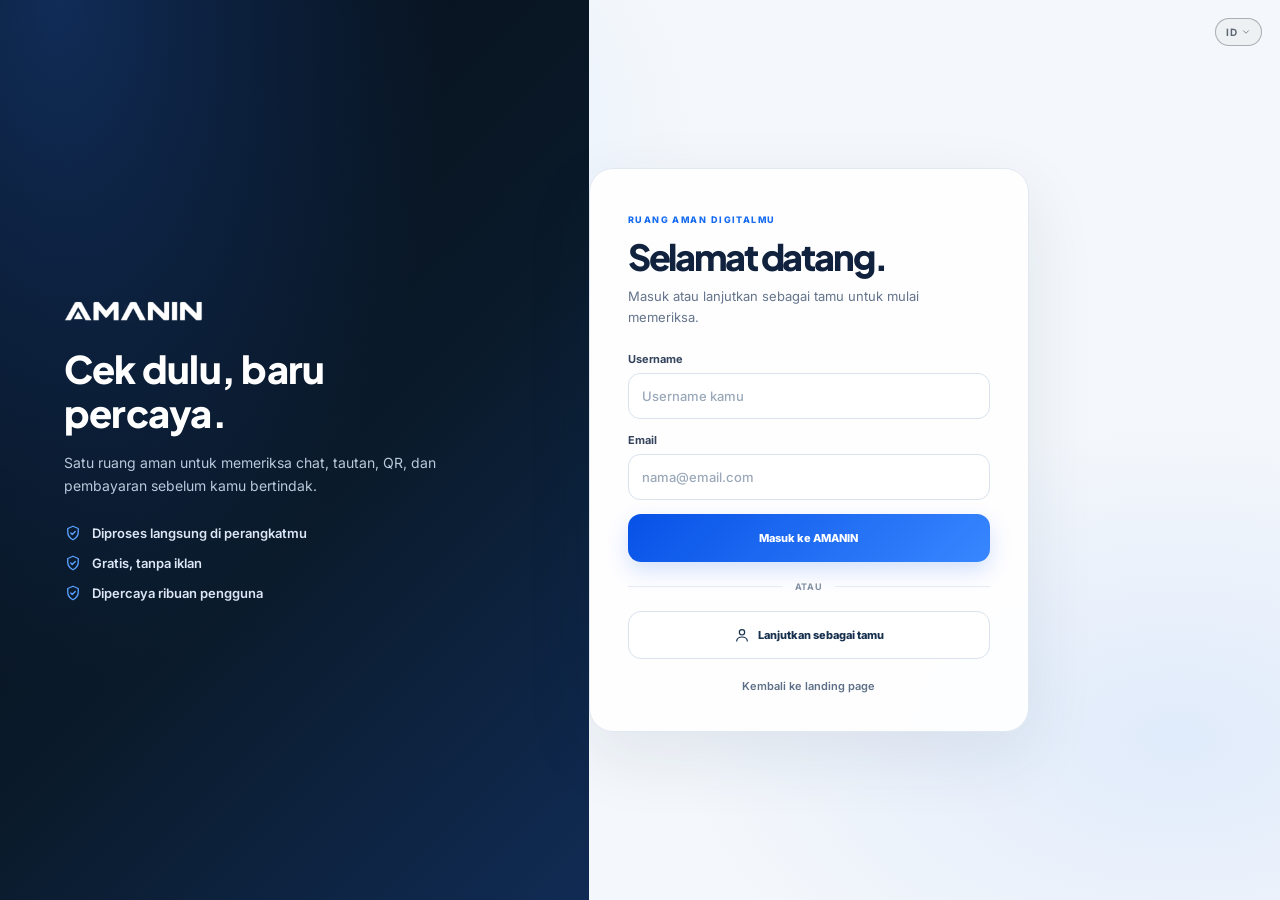
<file: login.html>
<!doctype html>
<html lang="id">
  <head>
    <meta charset="utf-8">
    <meta name="viewport" content="width=device-width, initial-scale=1">
    <meta name="theme-color" content="#f4f7fb">
    <meta name="description" content="Masuk ke AMANIN atau lanjutkan sebagai tamu.">
    <title>Masuk — AMANIN</title>
    <link rel="preconnect" href="https://fonts.googleapis.com">
    <link rel="preconnect" href="https://fonts.gstatic.com" crossorigin>
    <link href="https://fonts.googleapis.com/css2?family=Inter:wght@400;500;600;700&family=Plus+Jakarta+Sans:wght@500;600;700;800&display=swap" rel="stylesheet">
    <link rel="stylesheet" href="css/styles.css">
    <link rel="stylesheet" href="css/auth.css">
  </head>
  <body class="account-page">
    <div class="lang-switch account-lang-switch">
      <button class="lang-switch-button" type="button" aria-haspopup="listbox" aria-expanded="false">
        <span data-lang-current>ID</span>
        <svg viewBox="0 0 24 24" aria-hidden="true"><path d="m6 9 6 6 6-6"/></svg>
      </button>
      <div class="lang-switch-menu is-hidden" role="listbox">
        <button type="button" data-lang="id" role="option" data-i18n="lang.id">Indonesia</button>
        <button type="button" data-lang="en" role="option" data-i18n="lang.en">English</button>
      </div>
    </div>
    <aside class="account-visual" aria-hidden="true">
      <div class="account-visual-inner">
        <span class="account-visual-brand"><img src="assets/amanin-wordmark-transparent.png" alt="AMANIN"></span>
        <h2 data-i18n="login.visual.title">Cek dulu, baru percaya.</h2>
        <p data-i18n="login.visual.desc">Satu ruang aman untuk memeriksa chat, tautan, QR, dan pembayaran sebelum kamu bertindak.</p>
        <ul class="account-visual-points">
          <li><svg viewBox="0 0 24 24"><path d="M12 3 19 6v5c0 4.6-2.9 7.8-7 10-4.1-2.2-7-5.4-7-10V6l7-3Z"/><path d="m9 12 2 2 4-4"/></svg><span data-i18n="login.visual.point1">Diproses langsung di perangkatmu</span></li>
          <li><svg viewBox="0 0 24 24"><path d="M12 3 19 6v5c0 4.6-2.9 7.8-7 10-4.1-2.2-7-5.4-7-10V6l7-3Z"/><path d="m9 12 2 2 4-4"/></svg><span data-i18n="login.visual.point2">Gratis, tanpa iklan</span></li>
          <li><svg viewBox="0 0 24 24"><path d="M12 3 19 6v5c0 4.6-2.9 7.8-7 10-4.1-2.2-7-5.4-7-10V6l7-3Z"/><path d="m9 12 2 2 4-4"/></svg><span data-i18n="login.visual.point3">Dipercaya ribuan pengguna</span></li>
        </ul>
      </div>
    </aside>
    <main class="account-page-main">
      <a class="account-brand" href="index.html" aria-label="AMANIN, kembali ke landing page">
        <img src="assets/amanin-wordmark-transparent.png" alt="AMANIN">
      </a>
      <section class="account-card" aria-labelledby="login-title">
        <span class="account-kicker" data-i18n="login.kicker">RUANG AMAN DIGITALMU</span>
        <h1 id="login-title" data-i18n="login.title">Selamat datang.</h1>
        <p class="account-description" data-i18n="login.desc">Masuk atau lanjutkan sebagai tamu untuk mulai memeriksa.</p>
        <form class="account-form" id="login-form">
          <label class="account-field"><span data-i18n="login.username">Username</span>
            <input id="login-username" name="username" type="text" autocomplete="username" maxlength="32" placeholder="Username kamu" required data-i18n-attr="placeholder:login.username.ph">
          </label>
          <label class="account-field"><span data-i18n="login.email">Email</span>
            <input id="login-email" name="email" type="email" autocomplete="email" maxlength="120" placeholder="nama@email.com" required data-i18n-attr="placeholder:login.email.ph">
          </label>
          <p class="account-status" id="login-status" role="status" aria-live="polite"></p>
          <button class="account-submit" type="submit" data-i18n="login.submit">Masuk ke AMANIN</button>
        </form>
        <div class="account-divider"><span data-i18n="login.or">atau</span></div>
        <button class="account-guest" id="guest-button" type="button">
          <svg viewBox="0 0 24 24" aria-hidden="true"><circle cx="12" cy="8" r="4"/><path d="M4 21c.5-4.2 3.1-6 8-6s7.5 1.8 8 6"/></svg>
          <span data-i18n="login.guest">Lanjutkan sebagai tamu</span>
        </button>
        <a class="account-back-link" href="index.html" data-i18n="login.back">Kembali ke landing page</a>
      </section>
    </main>
    <script defer src="js/i18n.js"></script>
    <script defer src="js/auth.js"></script>
  </body>
</html>
</file>
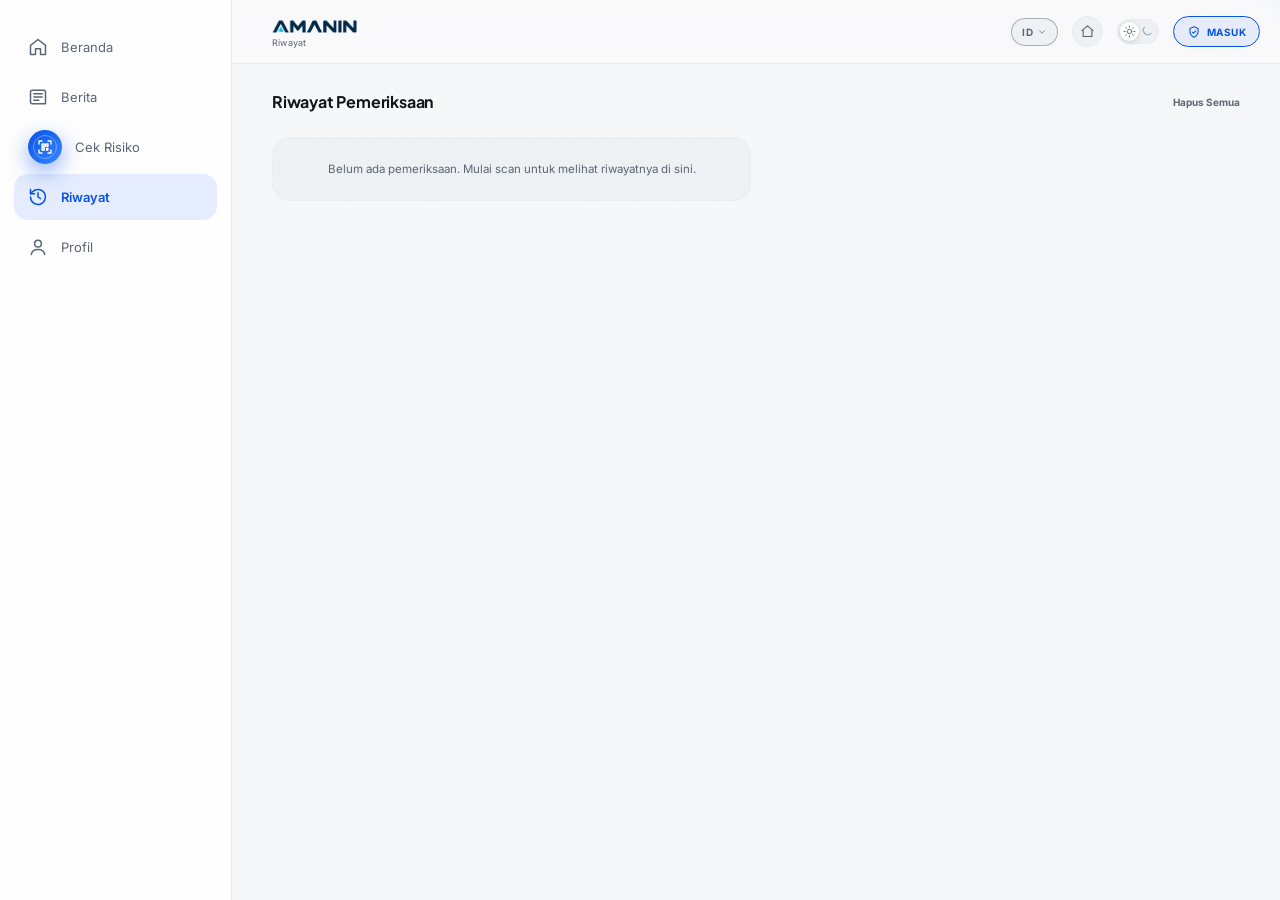
<file: riwayat.html>
<!doctype html>
<html lang="id">
  <head>
    <meta charset="utf-8">
    <meta name="viewport" content="width=device-width, initial-scale=1">
    <meta name="theme-color" content="#080b10" media="(prefers-color-scheme: dark)">
    <meta name="theme-color" content="#f6f7f9" media="(prefers-color-scheme: light)">
    <meta name="description" content="Riwayat pemeriksaan chat, tautan, QR, dan screenshot yang pernah kamu periksa di AMANIN.">
    <title>Riwayat — AMANIN</title>
    <link rel="preconnect" href="https://fonts.googleapis.com">
    <link rel="preconnect" href="https://fonts.gstatic.com" crossorigin>
    <link href="https://fonts.googleapis.com/css2?family=Inter:wght@400;500;600;700&family=Plus+Jakarta+Sans:wght@500;600;700;800&display=swap" rel="stylesheet">
    <link rel="stylesheet" href="css/styles.css">
    <link rel="stylesheet" href="css/auth.css">
  </head>
  <body>
    <div class="app">
      <input class="theme-checkbox" type="checkbox" id="theme-toggle">
      <script>try{if(localStorage.getItem("amanin_theme")==="dark")document.getElementById("theme-toggle").checked=true;}catch(e){}</script>
      <header class="topbar">
        <a class="brand" href="dashboard.html" aria-label="AMANIN, kembali ke beranda">
          <span class="brand-logo-frame"><img class="brand-logo" src="assets/amanin-wordmark-transparent.png" alt="AMANIN"></span>
          <span class="brand-copy"><small data-i18n="riwayat.brand.sub">Riwayat</small></span>
        </a>
        <div class="topbar-actions">
          <div class="lang-switch">
            <button class="lang-switch-button" type="button" aria-haspopup="listbox" aria-expanded="false">
              <span data-lang-current>ID</span>
              <svg viewBox="0 0 24 24" aria-hidden="true"><path d="m6 9 6 6 6-6"/></svg>
            </button>
            <div class="lang-switch-menu is-hidden" role="listbox">
              <button type="button" data-lang="id" role="option" data-i18n="lang.id">Indonesia</button>
              <button type="button" data-lang="en" role="option" data-i18n="lang.en">English</button>
            </div>
          </div>
          <a class="landing-return" href="index.html" title="Kembali ke Landing Page" aria-label="Kembali ke Landing Page">
            <svg viewBox="0 0 24 24" aria-hidden="true"><path d="M3 10.5 12 3l9 7.5"/><path d="M5 9.5V20h14V9.5"/></svg>
          </a>
          <label class="theme-toggle" for="theme-toggle" title="Mode gelap">
            <span class="theme-switch" aria-hidden="true">
              <svg class="sun-icon" viewBox="0 0 24 24"><circle cx="12" cy="12" r="4"/><path d="M12 2v2m0 16v2M4.93 4.93l1.42 1.42m11.3 11.3 1.42 1.42M2 12h2m16 0h2M4.93 19.07l1.42-1.42m11.3-11.3 1.42-1.42"/></svg>
              <svg class="moon-icon" viewBox="0 0 24 24"><path d="M20.5 15.5A8.5 8.5 0 0 1 8.5 3.5 8.5 8.5 0 1 0 20.5 15.5Z"/></svg>
              <span class="switch-knob"></span>
            </span>
          </label>
          <a class="topbar-login is-hidden" id="topbar-login" href="login.html?next=dashboard.html">
            <svg viewBox="0 0 24 24" aria-hidden="true"><path d="M12 3 19 6v5c0 4.6-2.9 7.8-7 10-4.1-2.2-7-5.4-7-10V6l7-3Z"/><path d="m9 12 2 2 4-4"/></svg>
            <span data-i18n="nav.masuk">Masuk</span>
          </a>
          <a class="profile" href="dashboard.html#profil" aria-label="Buka profil"><img src="assets/avatar.svg" alt=""></a>
        </div>
      </header>

      <main>
        <div class="page-content">
          <section class="section-block" aria-labelledby="riwayat-title">
            <div class="section-heading">
              <h2 id="riwayat-title" data-i18n="riwayat.heading">Riwayat Pemeriksaan</h2>
              <button class="history-clear" id="history-clear" type="button" data-i18n="riwayat.clear">Hapus Semua</button>
            </div>
            <div class="recent-list" id="riwayat-list">
              <p class="history-empty">Memuat riwayat…</p>
            </div>
          </section>
        </div>
      </main>

      <nav class="bottom-nav" aria-label="Navigasi utama">
        <a class="nav-item" href="dashboard.html"><svg viewBox="0 0 24 24"><path d="m3 10 9-7 9 7v11h-6v-7H9v7H3V10Z"/></svg><span data-i18n="nav.beranda">Beranda</span></a>
        <a class="nav-item" href="berita.html"><svg viewBox="0 0 24 24"><path d="M5 4h14a2 2 0 0 1 2 2v14H5a2 2 0 0 1-2-2V6a2 2 0 0 1 2-2Z"/><path d="M7 8h10M7 12h10m-10 4h6"/></svg><span data-i18n="nav.berita">Berita</span></a>
        <a class="nav-item scan-nav" href="scan.html?mode=qr" aria-label="Cek Risiko"><span class="scan-nav-icon"><svg viewBox="0 0 24 24"><path d="M4 8V4h4m8 0h4v4M4 16v4h4m8 0h4v-4M8 8h3v3H8zm5 0h3v3h-3zm-5 5h3v3H8zm6 1h2m-2 2h2"/></svg></span><span data-i18n="nav.cekrisiko">Cek Risiko</span></a>
        <a class="nav-item selected" href="riwayat.html" aria-current="page"><svg viewBox="0 0 24 24"><path d="M3 12a9 9 0 1 0 2.6-6.4L3 8"/><path d="M3 3v5h5m4-1v5l3 2"/></svg><span data-i18n="nav.riwayat">Riwayat</span></a>
        <a class="nav-item" href="dashboard.html#profil"><svg viewBox="0 0 24 24"><circle cx="12" cy="8" r="4"/><path d="M4 21c.5-4.2 3.1-6 8-6s7.5 1.8 8 6"/></svg><span data-i18n="nav.profil">Profil</span></a>
      </nav>
    </div>
    <script defer src="js/i18n.js"></script>
    <script defer src="js/ui.js"></script>
    <script defer src="js/auth.js"></script>
    <script defer src="js/history.js"></script>
    <script defer>
      document.addEventListener("DOMContentLoaded", () => {
        const list = document.querySelector("#riwayat-list");
        const clearButton = document.querySelector("#history-clear");
        const t = (key) => window.AmaninI18n?.t(key) ?? key;

        function render() {
          const entries = window.AmaninHistory.getAll();
          window.AmaninHistory.renderList(list, entries, {
            emptyMessage: t("riwayat.empty"),
          });
          if (clearButton) clearButton.disabled = entries.length === 0;
        }

        render();
        document.addEventListener("amanin:langchange", render);

        clearButton?.addEventListener("click", () => {
          if (clearButton.disabled) return;
          if (!window.confirm(t("riwayat.confirmclear"))) return;
          window.AmaninHistory.clear();
          render();
          window.AmaninToast?.show(t("riwayat.cleared"), "info");
        });
      });
    </script>
  </body>
</html>
</file>
<file: css/styles.css>
:root {
  color-scheme: light;

  /* -- surfaces -- */
  --bg: #f6f7f9;
  --surface: #ffffff;
  --surface-strong: #ffffff;
  --surface-soft: #eef1f4;
  --surface-tint: #e4f7f3;
  --safety-tint: #eaf8f5;
  --header-surface: #f9fafbd9;
  --nav-surface: #ffffffd9;
  --card: #ffffff;
  --border: #e7eaee;
  --line: #e9ecf0;

  /* -- ink -- */
  --ink: #10151c;
  --muted: #5b6573;
  --text-muted: #5b6573;
  --text-subtle: #6b7484;

  /* -- blue brand accents; green is reserved for safe-status indicators -- */
  --cyan: #0752e7;
  --emerald: #0d9d79;
  --accent-grad: linear-gradient(135deg, #0752e7, #3887ff);
  --accent-grad-soft: linear-gradient(135deg, #0752e730, #3887ff30);
  --danger: #dc2b4e;
  --danger-tint: #fde9ed;
  --alert-bg: linear-gradient(120deg,#e7f0ff,#f1f6ff);
  --alert-ink: #14243c;
  --alert-border: #cbdaf0;
  --alert-meta: #0752e7;
  --alert-tag-bg: #d9e7fb;
  --alert-tag-ink: #344761;
  --alert-chevron: #4f6580;

  --shadow-color: 16, 24, 39;

  font-family: "Inter", Arial, sans-serif;
  font-synthesis: none;
  text-rendering: optimizeLegibility;
  -webkit-font-smoothing: antialiased;
  -moz-osx-font-smoothing: grayscale;
}

* { box-sizing: border-box; }
html { min-width: 320px; scroll-behavior: smooth; }
body { margin: 0; color: var(--ink); background: #e4e8ee; }
a { color: inherit; text-decoration: none; }
svg { display: block; width: 1.3rem; height: 1.3rem; fill: none; stroke: currentColor; stroke-width: 1.8; stroke-linecap: round; stroke-linejoin: round; }

@media (prefers-reduced-motion: reduce) {
  * { animation-duration: .001ms !important; animation-iteration-count: 1 !important; transition-duration: .001ms !important; scroll-behavior: auto !important; }
}

.app {
  width: min(100%, 430px);
  min-height: 100vh;
  min-height: 100dvh;
  margin: 0 auto;
  position: relative;
  overflow: clip;
  color: var(--ink);
  background: var(--bg);
  box-shadow: 0 0 60px rgba(8, 11, 16, .08);
}

/* -------- tablet viewports: show the app as a centered, framed card instead of stretching full-bleed -------- */
@media (min-width: 640px) and (max-width: 1023px) {
  body:has(> .app) {
    min-height: 100vh;
    min-height: 100dvh;
    padding: 40px 20px;
    background:
      radial-gradient(ellipse 560px 420px at 10% 8%, color-mix(in srgb, var(--cyan) 12%, transparent), transparent 68%),
      radial-gradient(ellipse 620px 480px at 92% 96%, color-mix(in srgb, var(--cyan) 9%, transparent), transparent 70%),
      #e9edf4;
  }
  .app {
    width: 460px;
    border-radius: 36px;
    box-shadow:
      0 1px 0 rgba(255,255,255,.5) inset,
      0 40px 90px rgba(8, 11, 16, .16),
      0 0 0 1px rgba(8, 11, 16, .04);
  }
  .topbar { border-radius: 36px 36px 0 0; }
  body:has(.app #theme-toggle:checked) { background-color: #0b0e13; }
}
@media (min-width: 640px) and (max-width: 1023px) {
  .app { width: 500px; }
}

/* -------- desktop (>=1024px): full-width layout with a left sidebar instead of the floating bottom nav -------- */
@media (min-width: 1024px) {
  body:has(> .app) {
    padding: 0;
    background: var(--bg);
  }
  .app {
    width: 100%;
    max-width: none;
    margin: 0;
    border-radius: 0;
    box-shadow: none;
  }
  .app .topbar { border-radius: 0; padding-left: 272px; }
  .app .page-content,
  .app .scanner-content,
  .app .news-content {
    max-width: 1312px;
    margin: 0 auto;
    padding-left: calc(40px + 232px);
    padding-right: 40px;
  }
  .app .category-grid { grid-template-columns: repeat(3, minmax(0,1fr)); }
  .app .recent-list { grid-template-columns: repeat(2, minmax(0,1fr)); }

  .app .bottom-nav {
    position: fixed;
    z-index: 15;
    top: 0;
    left: 0;
    bottom: 0;
    width: 232px;
    height: 100vh;
    height: 100dvh;
    display: flex;
    flex-direction: column;
    align-items: stretch;
    justify-content: flex-start;
    gap: 4px;
    padding: 24px 14px;
    border-radius: 0;
    border: 0;
    border-right: 1px solid var(--border);
    background: var(--nav-surface);
    box-shadow: none;
    backdrop-filter: none;
    -webkit-backdrop-filter: none;
    transform: none;
  }
  .app .nav-item {
    flex-direction: row;
    justify-content: flex-start;
    width: 100%;
    min-height: 46px;
    gap: 13px;
    padding: 0 14px;
    border-radius: 14px;
    font-size: 13px;
  }
  .app .nav-item:hover { background: var(--surface-soft); }
  .app .nav-item.selected { background: color-mix(in srgb, var(--cyan) 10%, transparent); }
  .app .nav-item svg { width: 20px; height: 20px; }
  .app .scan-nav { padding: 0 14px; }
  .app .scan-nav-icon { width: 34px; height: 34px; margin-top: 0; border-width: 0; }
  .app .scan-nav-icon svg { width: 18px; height: 18px; }
  .app .scan-nav > span:last-child { margin-top: 0; }
}
.theme-checkbox {
  position: absolute;
  width: 1px;
  height: 1px;
  overflow: hidden;
  clip: rect(0,0,0,0);
  white-space: nowrap;
  clip-path: inset(50%);
}

/* -------- dark mode: deep slate canvas with blue brand accents -------- */
.app:has(#theme-toggle:checked) {
  color-scheme: dark;
  --bg: #080b10;
  --surface: #0f141b;
  --surface-strong: #121823;
  --surface-soft: #11161f;
  --surface-tint: #101f3d;
  --safety-tint: #10203a;
  --header-surface: #0a0e14d9;
  --nav-surface: #0c1119d9;
  --card: #121825;
  --border: #1d2531;
  --line: #1d2531;

  --ink: #eef3f8;
  --muted: #8c99a9;
  --text-muted: #94a1b1;
  --text-subtle: #8290a1;

  --cyan: #58a0ff;
  --emerald: #3ce8ac;
  --accent-grad: linear-gradient(135deg, #1769ff, #55a5ff);
  --accent-grad-soft: linear-gradient(135deg, #1769ff30, #55a5ff20);
  --danger: #ff5c7a;
  --danger-tint: #2a131a;
  --alert-bg: linear-gradient(120deg,#0b1220,#0d1a2c);
  --alert-ink: #eef4fa;
  --alert-border: #1b2d44;
  --alert-meta: #58a0ff;
  --alert-tag-bg: #ffffff16;
  --alert-tag-ink: #c6d3e3;
  --alert-chevron: #7f93ab;

  --shadow-color: 0, 0, 0;
}

/* -------- type scale -------- */
.welcome h1, .section-heading h2, .hero-card h2, .insight-title h2,
.safety-heading strong, .category-card strong, .recent-copy strong,
.education-copy strong, .score-ring span {
  font-family: "Plus Jakarta Sans", sans-serif;
}

.topbar {
  height: 64px;
  position: sticky;
  z-index: 5;
  top: 0;
  display: flex;
  align-items: center;
  justify-content: space-between;
  padding: 0 20px;
  background: var(--header-surface);
  border-bottom: 1px solid var(--border);
  backdrop-filter: blur(20px) saturate(140%);
  -webkit-backdrop-filter: blur(20px) saturate(140%);
}
.brand { display: flex; flex-direction: column; align-items: flex-start; gap: 3px; }
.brand-logo-frame { display: block; padding: 2px 0; }
.brand-logo { display: block; width: 92px; height: auto; }
#theme-toggle:checked ~ .topbar .brand-logo { filter: brightness(0) saturate(100%) invert(37%) sepia(92%) saturate(3310%) hue-rotate(211deg) brightness(101%) contrast(104%); }
.brand-copy { display: grid; gap: 2px; }
.brand-copy small { display: flex; align-items: center; gap: 6px; color: var(--text-muted); font-size: 9px; letter-spacing: .2px; line-height: 1; }
.brand-copy i { width: 6px; height: 6px; border-radius: 50%; background: var(--cyan); box-shadow: 0 0 6px color-mix(in srgb, var(--cyan) 70%, transparent); }
.active-pill i { width: 6px; height: 6px; border-radius: 50%; background: var(--emerald); box-shadow: 0 0 6px color-mix(in srgb, var(--emerald) 70%, transparent); }
.topbar-actions { display: flex; align-items: center; gap: 14px; }
.theme-toggle { display: flex; align-items: center; color: var(--text-muted); cursor: pointer; user-select: none; }
.theme-switch { position: relative; width: 42px; height: 25px; display: flex; align-items: center; justify-content: space-between; padding: 0 5px; border: 1px solid var(--border); border-radius: 20px; background: var(--surface-soft); transition: background .25s, border-color .25s; }
.theme-switch svg { position: relative; z-index: 1; width: 13px; height: 13px; color: #596a83; }
.moon-icon { opacity: .5; }
.switch-knob { position: absolute; top: 2px; left: 2px; width: 19px; height: 19px; border-radius: 50%; background: white; box-shadow: 0 1px 4px rgba(16,21,28,.18); transition: transform .25s cubic-bezier(.4,0,.2,1); }
#theme-toggle:checked ~ .topbar .theme-switch { border-color: #27384a; background: #152130; }
#theme-toggle:checked ~ .topbar .switch-knob { transform: translateX(17px); background: #1b2635; box-shadow: 0 0 0 1px #58a0ff40, 0 1px 4px rgba(0,0,0,.3); }
#theme-toggle:checked ~ .topbar .sun-icon { opacity: .4; color: #6c7a8c; }
#theme-toggle:checked ~ .topbar .moon-icon { opacity: 1; color: #58a0ff; }
#theme-toggle:focus-visible ~ .topbar .theme-toggle { outline: 2px solid var(--cyan); outline-offset: 4px; border-radius: 5px; }
.lang-switch { position: relative; flex: 0 0 auto; }
.lang-switch-button { height: 28px; display: inline-flex; align-items: center; gap: 4px; padding: 0 10px; border: 1px solid color-mix(in srgb, var(--ink) 30%, transparent); border-radius: 20px; color: var(--text-muted); background: var(--surface-soft); font: 700 10px "Inter",sans-serif; letter-spacing: .3px; cursor: pointer; transition: border-color .15s, color .15s, border-radius .15s; }
.lang-switch-button:hover { color: var(--cyan); border-color: var(--cyan); }
.lang-switch-button svg { width: 10px; height: 10px; transition: transform .2s ease; }
.lang-switch.is-open .lang-switch-button { color: var(--cyan); border-color: var(--cyan); border-radius: 14px 14px 4px 4px; }
.lang-switch.is-open .lang-switch-button svg { transform: rotate(180deg); }
.lang-switch-menu { position: fixed; z-index: 999; min-width: 118px; display: grid; padding: 6px; border: 1px solid var(--cyan); border-top: 0; border-radius: 4px 14px 14px 14px; background: var(--surface-strong); opacity: 1; box-shadow: 0 14px 34px rgba(var(--shadow-color),.28), 0 0 0 1px rgba(var(--shadow-color),.04); }
.lang-switch-menu.is-hidden { display: none; }
.lang-switch-menu button { display: flex; align-items: center; justify-content: space-between; min-height: 32px; padding: 0 8px; border: 0; border-radius: 8px; color: var(--ink); background: transparent; font: 600 11px "Inter",sans-serif; text-align: left; cursor: pointer; }
.lang-switch-menu button:hover { background: var(--surface-soft); }
.lang-switch-menu button.is-active { color: var(--cyan); font-weight: 700; }
.landing-header .lang-switch-button { color: #cfe0f5; border-color: #ffffff33; background: #ffffff12; }
.landing-header .lang-switch-button:hover { color: #fff; border-color: #ffffff66; }
.landing-header .lang-switch.is-open .lang-switch-button { color: #fff; border-color: #fff; background: #ffffff22; }
.landing-return { width: 31px; height: 31px; display: grid; flex: 0 0 auto; place-items: center; border: 1px solid var(--border); border-radius: 50%; color: var(--text-muted); background: var(--surface-soft); transition: color .2s, border-color .2s, transform .2s; }
.landing-return svg { width: 15px; height: 15px; }
.landing-return:hover { color: var(--cyan); border-color: var(--cyan); transform: translateY(-1px); }
.landing-return:focus-visible { outline: 2px solid var(--cyan); outline-offset: 3px; }
.profile { width: 31px; height: 31px; overflow: hidden; border-radius: 50%; box-shadow: 0 0 0 2px var(--border), 0 2px 8px rgba(var(--shadow-color), .12); }
.topbar-login { min-height: 31px; display: inline-flex; align-items: center; gap: 6px; padding: 0 13px; border: 1px solid var(--cyan); border-radius: 999px; color: var(--cyan); background: color-mix(in srgb, var(--cyan) 8%, transparent); font-size: 10px; font-weight: 700; letter-spacing: .04em; text-transform: uppercase; white-space: nowrap; transition: background .2s ease, color .2s ease; }
.topbar-login:hover { background: var(--cyan); color: #fff; }
.topbar-login svg { width: 14px; height: 14px; }
.profile img { width: 100%; height: 100%; display: block; }

main { padding-bottom: 128px; }
.back-link { width: fit-content; min-height: 36px; display: inline-flex; align-items: center; gap: 9px; color: var(--text-muted); font-size: 11px; font-weight: 600; transition: color .2s; }
.back-link:hover { color: var(--cyan); }
.back-link svg { box-sizing: content-box; width: 15px; height: 15px; padding: 8px; border: 1px solid var(--border); border-radius: 12px; color: var(--ink); background: var(--surface-strong); transition: transform .2s, border-color .2s, color .2s; }
.back-link:hover svg { transform: translateX(-2px); border-color: var(--cyan); color: var(--cyan); }
.page-content { display: flex; flex-direction: column; gap: 22px; padding: 14px 16px 28px; }

.welcome { display: flex; justify-content: space-between; align-items: center; gap: 12px; min-height: 38px; }
.welcome h1 { font-size: 22px; font-weight: 700; line-height: 1.3; letter-spacing: -.5px; }
.welcome h1 span { display: inline-block; font-size: 20px; }
.welcome p { margin: 4px 0 0; color: var(--text-muted); font-size: 13px; line-height: 1.5; letter-spacing: .1px; }
.shield-badge { position: relative; flex: 0 0 44px; width: 44px; height: 44px; display: grid; place-items: center; border-radius: 16px; color: var(--cyan); background: var(--surface-tint); box-shadow: inset 0 0 0 1px color-mix(in srgb, var(--cyan) 22%, transparent); }
.shield-badge svg { width: 22px; height: 22px; }
.shield-badge i { position: absolute; top: -2px; right: -2px; width: 12px; height: 12px; border: 2px solid var(--bg); border-radius: 50%; background: var(--accent-grad); }

/* -------- bento cards: consistent rounded-3xl + floating shadow -------- */
.safety-card, .category-card, .recent-card, .insight-card, .education-card, .hero-card {
  box-shadow:
    0 1px 2px rgba(var(--shadow-color), .04),
    0 10px 24px rgba(var(--shadow-color), .06),
    0 28px 48px -16px rgba(var(--shadow-color), .10);
}
.app:has(#theme-toggle:checked) .safety-card,
.app:has(#theme-toggle:checked) .category-card,
.app:has(#theme-toggle:checked) .recent-card,
.app:has(#theme-toggle:checked) .insight-card,
.app:has(#theme-toggle:checked) .education-card {
  box-shadow:
    0 1px 0 rgba(255,255,255,.02) inset,
    0 14px 30px rgba(0,0,0,.35),
    0 30px 60px -20px rgba(0,0,0,.5);
}

.safety-card { min-height: 78px; display: flex; align-items: center; gap: 13px; padding: 14px 16px; border-radius: 24px; border: 1px solid var(--border); background: linear-gradient(120deg, var(--surface-strong) 46%, var(--safety-tint)); }
.score-ring { flex: 0 0 44px; width: 44px; height: 44px; display: grid; place-items: center; border-radius: 50%; background: conic-gradient(var(--cyan) 0 345deg, var(--border) 345deg); position: relative; color: var(--ink); font: 700 13px "Plus Jakarta Sans",sans-serif; }
.score-ring::before { content: ""; position: absolute; inset: 3px; border-radius: inherit; background: var(--surface-strong); }
.score-ring span { position: relative; font-variant-numeric: tabular-nums; }
.safety-copy { min-width: 0; flex: 1; }
.safety-heading { display: flex; align-items: center; gap: 7px; flex-wrap: wrap; }
.safety-heading strong { font-size: 13px; font-weight: 600; }
.active-pill { display: inline-flex; align-items: center; gap: 5px; padding: 4px 9px; border-radius: 20px; color: var(--emerald); background: color-mix(in srgb, var(--emerald) 14%, transparent); font-size: 9px; font-weight: 700; letter-spacing: .2px; white-space: nowrap; }
.active-pill i { width: 5px; height: 5px; }
.safety-copy p { margin: 4px 0 0; color: var(--text-subtle); font-size: 11px; letter-spacing: .1px; }
.safety-copy p .inline-icon { width: 13px; height: 13px; display: inline-block; margin: 0 3px -2px 0; }
.info-button { flex: 0 0 30px; width: 30px; height: 30px; display: grid; place-items: center; border-radius: 50%; color: var(--text-muted); background: var(--surface-soft); border: 1px solid var(--border); font: 600 14px "Plus Jakarta Sans",sans-serif; }

.alert-banner { min-height: 54px; display: flex; align-items: center; gap: 11px; padding: 9px 11px; border: 1px solid var(--alert-border); border-radius: 30px; color: var(--alert-ink); background: var(--alert-bg); box-shadow: inset 0 0 0 1px #ffffff24, 0 10px 24px rgba(5,10,20,.08); }
.alert-icon { flex: 0 0 32px; width: 32px; height: 32px; display: grid; place-items: center; border-radius: 50%; color: #fff; background: linear-gradient(135deg, #ff6b81, #dc2b4e); }
.alert-icon svg { width: 19px; height: 19px; }
.alert-copy { display: grid; min-width: 0; flex: 1; gap: 2px; }
.alert-meta { display: flex; align-items: center; gap: 7px; }
.alert-meta strong { color: var(--alert-meta); font-size: 9px; font-weight: 700; letter-spacing: .4px; }
.alert-meta small { padding: 2px 7px; border-radius: 8px; color: var(--alert-tag-ink); background: var(--alert-tag-bg); font-size: 8px; }
.alert-text { overflow: hidden; font-size: 10px; font-weight: 600; letter-spacing: .1px; text-overflow: ellipsis; white-space: nowrap; }
.chevron { color: var(--alert-chevron); }
.chevron svg { width: 17px; height: 17px; }

/* -------- hero scan card -------- */
.hero-card { position: relative; overflow: hidden; min-height: 240px; padding: 24px; border: 1px solid #16304a; border-radius: 28px; color: white; background:
    radial-gradient(120% 140% at 0% 0%, #102c57 0%, transparent 55%),
    linear-gradient(135deg, #060d16 0%, #0a1a2a 55%, #102b54 100%); }
.hero-glow { position: absolute; width: 220px; height: 220px; top: -80px; right: -60px; border-radius: 50%; background: radial-gradient(circle, #2878ff40, transparent 70%); filter: blur(30px); }
.hero-content { position: relative; z-index: 1; }
.ai-label { display: inline-flex; align-items: center; gap: 6px; padding: 5px 11px; border-radius: 20px; color: #e0ebff; background: #ffffff14; border: 1px solid #ffffff1f; font-size: 10px; font-weight: 600; letter-spacing: .2px; }
.ai-label svg { width: 14px; height: 14px; color: #72aeff; }
.hero-card h2 { margin-top: 14px; font-size: 20px; font-weight: 700; line-height: 1.35; letter-spacing: -.3px; }
.hero-card p { max-width: 335px; margin: 10px 0 20px; color: #b9c8db; font-size: 13px; line-height: 1.55; letter-spacing: .1px; }

/* -------- glass CTA with gradient border + micro-interaction -------- */
.scan-button {
  position: relative;
  isolation: isolate;
  min-height: 50px;
  display: flex;
  justify-content: center;
  align-items: center;
  gap: 9px;
  border-radius: 26px;
  background: linear-gradient(135deg, #ffffff1c, #ffffff08);
  backdrop-filter: blur(10px);
  -webkit-backdrop-filter: blur(10px);
  color: white;
  font-size: 13.5px;
  font-weight: 700;
  letter-spacing: .15px;
  box-shadow: 0 10px 28px rgba(14, 40, 60, .4);
  transition: transform .18s cubic-bezier(.4,0,.2,1), box-shadow .18s ease;
}
.scan-button::before {
  content: "";
  position: absolute;
  inset: -1px;
  border-radius: inherit;
  padding: 1.4px;
  background: linear-gradient(135deg, #2878ff, #74b5ff);
  -webkit-mask: linear-gradient(#fff 0 0) content-box, linear-gradient(#fff 0 0);
  -webkit-mask-composite: xor;
  mask-composite: exclude;
  pointer-events: none;
}
.scan-button svg { width: 16px; height: 16px; color: #72aeff; }
.scan-button:hover { transform: translateY(-3px); box-shadow: 0 16px 34px rgba(40, 120, 255, .22); }
.scan-button:active { transform: translateY(-1px) scale(.95); }
.app:not(:has(#theme-toggle:checked)) .scan-button { color: #fff; background: linear-gradient(120deg,#32bdf5,#1767f2); box-shadow: 0 9px 24px rgba(31,126,239,.3), inset 0 1px 0 #ffffff55; }
.app:not(:has(#theme-toggle:checked)) .scan-button::before { background: linear-gradient(135deg,#9ee9ff,#77b8ff); }
.app:not(:has(#theme-toggle:checked)) .scan-button svg { color: #fff; }
.app:not(:has(#theme-toggle:checked)) .scan-button:hover { box-shadow: 0 14px 30px rgba(31,126,239,.42); }
.app:not(:has(#theme-toggle:checked)) .hero-card { border-color: #d7e8f8; color: #10243d; background: radial-gradient(120% 140% at 0% 0%,#e5f4ff 0%,transparent 58%),linear-gradient(135deg,#ffffff 0%,#f4f9ff 58%,#eaf6ff 100%); }
.app:not(:has(#theme-toggle:checked)) .hero-glow { background: radial-gradient(circle,#38a8f32b,transparent 70%); }
.app:not(:has(#theme-toggle:checked)) .hero-card .ai-label { border-color: #cfe2f3; color: #31506e; background: #ffffffb8; }
.app:not(:has(#theme-toggle:checked)) .hero-card .ai-label svg { color: #1676de; }
.app:not(:has(#theme-toggle:checked)) .hero-card p { color: #52667d; }

.section-block { display: flex; flex-direction: column; gap: 10px; }
.section-heading { display: flex; justify-content: space-between; align-items: center; gap: 8px; }
.section-heading h2 { font-size: 16px; font-weight: 700; line-height: 1.4; letter-spacing: -.2px; }
.section-heading > span { color: var(--text-muted); font-size: 10px; letter-spacing: .2px; }

.category-grid { display: grid; grid-template-columns: repeat(2,minmax(0,1fr)); gap: 11px; }
.category-card { min-width: 0; min-height: 120px; display: flex; flex-direction: column; justify-content: space-between; gap: 6px; padding: 14px; border-radius: 22px; border: 1px solid var(--border); background: var(--card); transition: transform .22s cubic-bezier(.4,0,.2,1), box-shadow .22s ease; }
.category-card:hover { transform: translateY(-3px); }
.category-top { width: 100%; display: flex; justify-content: space-between; align-items: center; margin-bottom: 4px; }
.category-icon { width: 41px; height: 41px; display: grid; place-items: center; border-radius: 14px; }
.category-icon svg { width: 22px; height: 22px; }
.lavender { color: #6e62ff; background: color-mix(in srgb, #6e62ff 14%, var(--surface-soft)); }
.aqua { color: var(--cyan); background: color-mix(in srgb, var(--cyan) 16%, var(--surface-soft)); }
.blue { color: var(--cyan); background: color-mix(in srgb, var(--cyan) 16%, var(--surface-soft)); }
.gray { color: var(--text-subtle); background: var(--surface-soft); }
.pink { color: var(--danger); background: color-mix(in srgb, var(--danger) 14%, var(--surface-soft)); }
.pale-blue { color: var(--cyan); background: color-mix(in srgb, var(--cyan) 10%, var(--surface-soft)); }
.mini-signal { display: grid; place-items: center; color: var(--text-subtle); }
.mini-signal svg { width: 15px; height: 15px; }
.mini-signal.danger { color: var(--danger); }
.mini-signal.danger svg { width: 18px; height: 18px; }
.mini-signal.verified { color: var(--cyan); }
.mini-signal.verified svg { width: 20px; height: 20px; }
.category-card strong { overflow: hidden; font: 700 12.5px "Plus Jakarta Sans",sans-serif; text-overflow: ellipsis; white-space: nowrap; }
.category-card small { overflow: hidden; color: var(--text-muted); font-size: 10px; letter-spacing: .1px; text-overflow: ellipsis; white-space: nowrap; }

.category-card-feature { position: relative; overflow: hidden; border: none; background: linear-gradient(145deg,#0b63ff,#0330a3); box-shadow: 0 1px 2px rgba(7,82,231,.1), 0 14px 28px rgba(7,82,231,.32), 0 30px 50px -18px rgba(7,82,231,.4); }
.category-card-feature::after { position: absolute; top: -40px; right: -30px; width: 130px; height: 130px; border-radius: 50%; background: radial-gradient(circle, rgba(255,255,255,.22), transparent 70%); content: ""; pointer-events: none; }
.category-card-feature .category-icon { color: #fff; background: rgba(255,255,255,.2); }
.category-card-feature .mini-signal.verified { color: #fff; }
.category-card-feature strong,.category-card-feature small { position: relative; z-index: 1; color: #fff; }
.category-card-feature small { color: rgba(255,255,255,.82); }
.category-card-feature .category-badge { position: relative; z-index: 1; width: fit-content; padding: 2px 8px; border-radius: 20px; color: #fff; background: rgba(255,255,255,.22); font: 700 8px "Inter",sans-serif; letter-spacing: .3px; text-transform: uppercase; }
.category-card-feature:hover { box-shadow: 0 1px 2px rgba(7,82,231,.12), 0 18px 34px rgba(7,82,231,.4), 0 34px 56px -18px rgba(7,82,231,.48); }
.app:has(#theme-toggle:checked) .category-card-feature { box-shadow: 0 1px 0 rgba(255,255,255,.04) inset, 0 16px 32px rgba(3,48,163,.45), 0 32px 60px -18px rgba(3,48,163,.5); }

.recent-section { gap: 10px; }
.section-heading > a { display: flex; align-items: center; gap: 3px; color: var(--cyan); font-size: 10px; font-weight: 600; white-space: nowrap; }
.section-heading > a svg { width: 13px; height: 13px; }
.history-clear { flex: 0 0 auto; border: 0; padding: 0; color: var(--danger); background: transparent; font: 700 10px "Inter", sans-serif; cursor: pointer; white-space: nowrap; }
.history-clear:disabled { color: var(--text-muted); cursor: default; }
.recent-list { display: grid; gap: 10px; }
.recent-card { min-width: 0; min-height: 72px; display: flex; align-items: center; gap: 10px; padding: 11px 12px; border-radius: 22px; border: 1px solid var(--border); background: var(--card); }
.recent-icon { flex: 0 0 36px; width: 36px; height: 36px; display: grid; place-items: center; border-radius: 14px; }
.recent-icon svg { width: 19px; height: 19px; }
.risk-icon { color: var(--danger); background: color-mix(in srgb, var(--danger) 14%, var(--surface-soft)); }
.safe-icon { color: var(--emerald); background: color-mix(in srgb, var(--emerald) 14%, var(--surface-soft)); }
.caution-icon { color: #975900; background: #fff0cb; }
.app:has(#theme-toggle:checked) .caution-icon { color: #ffd06b; background: #392f1d; }
.caution-pill { flex: 0 0 auto; display: inline-flex; align-items: center; gap: 5px; padding: 5px 9px; border-radius: 18px; color: #975900; background: #fff0cb; font-size: 9px; font-weight: 700; white-space: nowrap; }
.caution-pill i { width: 5px; height: 5px; border-radius: 50%; background: #975900; }
.app:has(#theme-toggle:checked) .caution-pill { color: #ffd06b; background: #392f1d; }
.app:has(#theme-toggle:checked) .caution-pill i { background: #ffd06b; }
.history-empty { margin: 0; padding: 22px 16px; border: 1px dashed var(--border); border-radius: 18px; color: var(--text-muted); background: var(--surface-soft); font-size: 11.5px; text-align: center; line-height: 1.6; }
.recent-copy { min-width: 0; flex: 1; display: grid; gap: 3px; }
.recent-copy strong { overflow: hidden; font: 600 11.5px "Plus Jakarta Sans",sans-serif; text-overflow: ellipsis; white-space: nowrap; }
.recent-copy small { display: flex; align-items: center; gap: 6px; color: var(--text-subtle); font-size: 9px; }
.recent-copy small i { width: 4px; height: 4px; flex: 0 0 4px; border-radius: 50%; background: var(--text-subtle); opacity: .5; }
.recent-copy em { overflow: hidden; color: var(--text-subtle); font-style: normal; text-overflow: ellipsis; white-space: nowrap; }
.risk-pill,.safe-pill { flex: 0 0 auto; display: inline-flex; align-items: center; gap: 5px; padding: 5px 9px; border-radius: 18px; font-size: 9px; font-weight: 700; white-space: nowrap; }
.risk-pill { color: var(--danger); background: var(--danger-tint); }
.risk-pill i { width: 5px; height: 5px; border-radius: 50%; background: var(--danger); }
.safe-pill { color: var(--emerald); background: color-mix(in srgb, var(--emerald) 14%, transparent); }
.safe-pill i { width: 5px; height: 5px; border-radius: 50%; background: var(--emerald); }

.insight-card { display: grid; gap: 10px; padding: 16px; border-radius: 24px; border: 1px solid var(--border); background: var(--surface-soft); }
.insight-title { display: flex; align-items: center; gap: 8px; }
.insight-title > svg { width: 19px; height: 19px; color: var(--cyan); }
.insight-title h2 { font-size: 13px; font-weight: 700; }
.insight-body { display: flex; align-items: flex-start; gap: 11px; }
.trend-icon { flex: 0 0 34px; width: 34px; height: 34px; display: grid; place-items: center; border-radius: 12px; color: var(--cyan); background: var(--surface-strong); }
.trend-icon svg { width: 19px; height: 19px; }
.insight-body p { margin: 0; color: var(--text-muted); font-size: 12px; line-height: 1.7; letter-spacing: .1px; }
.insight-body strong { color: var(--ink); font-weight: 600; }
.insight-body b { color: var(--danger); font-weight: 600; }
.insight-footer { display: flex; align-items: center; justify-content: space-between; gap: 10px; }
.insight-footer small { color: var(--text-muted); font-size: 9px; }
.insight-footer a { display: flex; align-items: center; gap: 5px; color: var(--cyan); font-size: 9px; font-weight: 700; }

.education-card { min-height: 105px; display: flex; align-items: center; justify-content: space-between; gap: 10px; padding: 14px 16px; border: 1px solid var(--border); border-radius: 24px; background: var(--surface-strong); }
.education-copy { min-width: 0; display: grid; gap: 4px; }
.education-copy small { color: var(--cyan); font-size: 9px; font-weight: 700; letter-spacing: .6px; }
.education-copy strong { font: 700 14px "Plus Jakarta Sans",sans-serif; }
.education-copy > span { max-width: 260px; color: var(--text-muted); font-size: 10px; line-height: 1.5; letter-spacing: .1px; }
.education-card img { flex: 0 0 63px; width: 63px; height: 63px; border-radius: 18px; }

.news-section { scroll-margin-top: 78px; }
.news-section-title { display: flex; align-items: center; gap: 7px; color: var(--ink) !important; font-size: inherit !important; }
.news-section-title svg { width: 18px; height: 18px; flex: 0 0 18px; color: var(--cyan); }
.news-category { width: fit-content; display: inline-flex; align-items: center; gap: 6px; color: var(--cyan); font-size: 8px; font-weight: 800; letter-spacing: .55px; }
.news-category i { width: 6px; height: 6px; border-radius: 50%; background: currentColor; }
.news-category-report { color: var(--emerald); }
.news-preview-featured { min-width: 0; display: flex; align-items: center; gap: 13px; padding: 14px; border: 1px solid var(--border); border-radius: 20px; background: var(--card); box-shadow: 0 8px 20px rgba(var(--shadow-color),.045); transition: transform .2s,border-color .2s,box-shadow .2s; }
.news-preview-featured:hover { transform: translateY(-2px); border-color: color-mix(in srgb,var(--cyan) 32%,var(--border)); box-shadow: 0 12px 26px rgba(var(--shadow-color),.08); }
.news-preview-art { width: 56px; height: 56px; display: grid; flex: 0 0 56px; place-items: center; border: 1px solid color-mix(in srgb,var(--cyan) 12%,var(--border)); border-radius: 18px; color: var(--cyan); background: color-mix(in srgb,var(--cyan) 7%,var(--surface-strong)); }
.news-preview-art svg { width: 32px; height: 32px; }
.news-preview-copy { min-width: 0; flex: 1; display: grid; gap: 4px; }
.news-preview-copy .news-category { font-size: 8px; }
.news-preview-copy > strong { display: -webkit-box; overflow: hidden; font: 700 12px/1.4 "Plus Jakarta Sans",sans-serif; -webkit-box-orient: vertical; -webkit-line-clamp: 2; }
.news-preview-copy > span:last-child { display: -webkit-box; overflow: hidden; color: var(--text-muted); font-size: 9px; line-height: 1.45; -webkit-box-orient: vertical; -webkit-line-clamp: 2; }
.news-preview-arrow { width: 16px; height: 16px; flex: 0 0 16px; color: var(--text-subtle); }
.news-preview-row { display: flex; flex-wrap: wrap; gap: 7px; }
.news-preview-chip { min-height: 30px; display: inline-flex; align-items: center; gap: 6px; padding: 6px 10px; border: 1px solid var(--border); border-radius: 17px; color: var(--text-muted); background: var(--surface-strong); font-size: 9px; font-weight: 600; transition: border-color .2s,color .2s,background .2s; }
.news-preview-chip:hover { border-color: var(--cyan); color: var(--cyan); }
.news-chip-dot { width: 6px; height: 6px; border-radius: 50%; background: #d18b16; }
.news-chip-dot-green { background: var(--emerald); }

/* -------- floating dock navbar -------- */
.bottom-nav {
  position: fixed;
  z-index: 10;
  left: 50%;
  bottom: calc(14px + env(safe-area-inset-bottom, 0px));
  width: min(calc(100% - 28px), 402px);
  min-height: 72px;
  display: grid;
  grid-template-columns: repeat(5,1fr);
  align-items: end;
  padding: 10px 6px;
  border-radius: 26px;
  border: 1px solid var(--border);
  background: var(--nav-surface);
  box-shadow:
    0 1px 0 rgba(255,255,255,.4) inset,
    0 18px 40px rgba(var(--shadow-color), .16);
  transform: translateX(-50%);
  backdrop-filter: blur(22px) saturate(160%);
  -webkit-backdrop-filter: blur(22px) saturate(160%);
}
.app:has(#theme-toggle:checked) .bottom-nav {
  box-shadow:
    0 1px 0 rgba(255,255,255,.03) inset,
    0 18px 44px rgba(0,0,0,.5);
}
.nav-item { position: relative; min-width: 0; display: flex; flex-direction: column; align-items: center; gap: 4px; color: var(--text-muted); font-size: 9px; line-height: 1; transition: color .2s ease; }
.nav-item svg { width: 19px; height: 19px; }
.nav-item.selected { color: var(--cyan); font-weight: 600; }
.nav-dot { position: absolute; top: -2px; margin-left: 19px; width: 7px; height: 7px; border-radius: 50%; background: var(--danger); box-shadow: 0 0 0 2px var(--nav-surface); }
.scan-nav { padding-top: 0; }
.scan-nav-icon { position: relative; width: 54px; height: 54px; display: grid; place-items: center; margin-top: -34px; border: 4px solid var(--bg); border-radius: 50%; color: white; background: var(--accent-grad); box-shadow: 0 8px 22px color-mix(in srgb, var(--cyan) 45%, transparent); transition: transform .2s cubic-bezier(.4,0,.2,1); }
.scan-nav-icon::before { content: ""; position: absolute; inset: 5px; border: 1px solid #ffffff55; border-radius: 50%; }
.scan-nav-icon svg { position: relative; width: 25px; height: 25px; }
.scan-nav:active .scan-nav-icon { transform: scale(.92); }
.scan-nav > span:last-child { margin-top: 0; color: var(--text-muted); }

@media (min-width: 600px) {
  body { padding: 20px 0; }
  .app { min-height: calc(100vh - 40px); border-radius: 30px; }
  .topbar { border-radius: 30px 30px 0 0; }
}
@media (max-width: 360px) {
  .page-content { gap: 18px; padding-right: 13px; padding-left: 13px; }
  .hero-card { padding: 19px; }
  .category-card { padding: 12px; }
  .recent-card { gap: 8px; padding-right: 9px; padding-left: 9px; }
  .risk-pill,.safe-pill { gap: 4px; padding: 5px 7px; font-size: 8px; }
  .recent-copy strong { font-size: 10px; }
  .bottom-nav { width: calc(100% - 20px); padding: 9px 4px; }
}
</file>
<file: css/landing.css>
html:has(body.landing-body) {
  min-width: 0;
  scroll-behavior: smooth;
  scrollbar-width: none;
  -ms-overflow-style: none;
}

html:has(body.landing-body)::-webkit-scrollbar { display: none; }

.landing-body {
  min-width: 0;
  min-height: 100vh;
  padding: 0;
  color: #10223d;
  background: #f4f7fb;
  font-family: "Inter", Arial, sans-serif;
}

.amanin-splash {
  position: fixed;
  z-index: 9999;
  inset: 0;
  display: flex;
  align-items: center;
  justify-content: center;
  background:
    radial-gradient(120% 140% at 15% 10%, #102c57 0%, transparent 55%),
    linear-gradient(135deg, #060d16 0%, #0a1a2a 55%, #102b54 100%);
  opacity: 1;
  transition: opacity .45s ease;
}
.amanin-splash.is-leaving { opacity: 0; pointer-events: none; }
.amanin-splash-inner { display: flex; flex-direction: column; align-items: center; gap: 14px; animation: amanin-splash-in .5s cubic-bezier(.2,.8,.2,1) both; }
.amanin-splash-logo { width: 56px; height: 56px; display: grid; place-items: center; border-radius: 18px; color: #58a0ff; background: #ffffff14; box-shadow: 0 0 0 1px #ffffff1f inset; animation: amanin-splash-pulse 1.6s ease-in-out infinite; }
.amanin-splash-logo svg { width: 30px; height: 30px; fill: none; stroke: currentColor; stroke-width: 1.8; stroke-linecap: round; stroke-linejoin: round; }
.amanin-splash-title { color: #fff; font: 800 22px "Plus Jakarta Sans", sans-serif; letter-spacing: .02em; }
.amanin-splash-status { color: #9fb2cc; font-size: 12px; letter-spacing: .01em; }
.amanin-splash-bar { width: 160px; height: 3px; overflow: hidden; border-radius: 3px; background: #ffffff1a; }
.amanin-splash-bar span { display: block; width: 40%; height: 100%; border-radius: inherit; background: linear-gradient(90deg,#1769ff,#58a0ff); animation: amanin-splash-bar 1.5s cubic-bezier(.3,.1,.3,1) infinite; }
@keyframes amanin-splash-in { from { opacity: 0; transform: translateY(8px); } to { opacity: 1; transform: translateY(0); } }
@keyframes amanin-splash-pulse { 0%,100% { transform: scale(1); } 50% { transform: scale(1.08); } }
@keyframes amanin-splash-bar { 0% { transform: translateX(-120%); } 100% { transform: translateX(340%); } }
@media (prefers-reduced-motion: reduce) {
  .amanin-splash-inner, .amanin-splash-logo, .amanin-splash-bar span { animation: none; }
}

.landing-shell {
  --landing-bg: #f4f7fb;
  --landing-card: #fff;
  --landing-ink: #10223d;
  --landing-muted: #64748b;
  --landing-border: #e1e8f2;
  --landing-blue: #1266ed;
  width: 100%;
  min-height: 100vh;
  margin: 0 auto;
  overflow: clip;
  color: var(--landing-ink);
  background: var(--landing-bg);
}

.landing-shell svg {
  width: 1.25rem;
  height: 1.25rem;
  fill: none;
  stroke: currentColor;
  stroke-width: 1.8;
  stroke-linecap: round;
  stroke-linejoin: round;
}

.landing-shell main { padding-bottom: 0; }

.landing-header {
  position: sticky;
  top: 0;
  z-index: 5;
  width: 100%;
  min-height: 84px;
  margin-bottom: -84px;
  display: flex;
  align-items: center;
  justify-content: space-between;
  gap: 20px;
  padding: 0 clamp(24px, 6vw, 88px);
  border-bottom: 1px solid transparent;
  color: #fff;
  transition: color .25s ease, background .25s ease, border-color .25s ease, box-shadow .25s ease;
}

.landing-header-start { display: flex; align-items: center; gap: 14px; min-width: 0; }
.landing-brand { display: inline-flex; align-items: center; gap: 13px; }
.landing-brand .brand-logo-frame { width: 126px; display: inline-flex; align-items: center; overflow: hidden; transition: width .32s cubic-bezier(.2,.75,.25,1); }
.landing-brand .brand-logo { width: 126px; max-width: none; height: auto; display: block; filter: brightness(0) invert(1); transition: filter .25s ease; }
.landing-brand .brand-copy small { display: inline-flex; align-items: center; gap: 7px; color: #d2def0; font-size: 10px; }
.landing-brand .brand-copy i { width: 7px; height: 7px; border-radius: 50%; background: #54d6ad; box-shadow: 0 0 0 4px #54d6ad20; }
.landing-header.is-glass {
  border-bottom-color: rgba(16, 34, 61, .08);
  color: #10223d;
  background: rgba(246, 249, 253, .78);
  box-shadow: 0 8px 24px rgba(16, 34, 61, .06);
  backdrop-filter: blur(18px);
  -webkit-backdrop-filter: blur(18px);
}
.landing-header.is-glass .brand-logo { filter: none; }
.landing-header.is-glass .login-link { border-color: rgba(16, 34, 61, .22); color: #10223d; }
.landing-header.is-glass .login-link:hover { border-color: #1266ed; background: rgba(18, 102, 237, .07); }
.landing-header.is-glass .lang-switch-button { color: #10223d; border-color: rgba(16, 34, 61, .22); background: rgba(16, 34, 61, .05); }
.landing-header.is-glass .lang-switch-button:hover { color: #1266ed; border-color: #1266ed; }
.landing-header.is-glass .lang-switch.is-open .lang-switch-button { color: #1266ed; border-color: #1266ed; background: rgba(18, 102, 237, .08); }
.landing-header.is-brand-compact .brand-logo-frame { width: 22px; }
.header-actions { display: flex; align-items: center; gap: 16px; }
.login-link {
  min-height: 42px;
  display: inline-flex;
  align-items: center;
  justify-content: center;
  gap: 8px;
  padding: 0 18px;
  border: 1px solid #ffffffa8;
  border-radius: 999px;
  color: #fff;
  font-size: 11px;
  font-weight: 700;
  letter-spacing: .08em;
  text-transform: uppercase;
  transition: background .2s ease, border-color .2s ease;
}
.login-link:hover { border-color: #fff; background: #ffffff18; }
.login-link svg { width: 16px; height: 16px; }

.landing-hero {
  position: relative;
  min-height: min(900px, 100svh);
  min-height: max(760px, min(900px, 100svh));
  display: block;
  isolation: isolate;
  overflow: hidden;
  padding: 168px clamp(24px, 7vw, 112px) 160px;
  color: #fff;
  background:
    linear-gradient(90deg, #06101ff5 0%, #07182bea 34%, #07182b9e 66%, #07182b38 100%),
    linear-gradient(0deg, #06101fc9 0%, transparent 47%),
    url("../assets/hero-person.webp") center 42% / cover no-repeat;
}

.landing-hero::before,
.landing-hero::after {
  position: absolute;
  z-index: -1;
  pointer-events: none;
  content: "";
}

.landing-hero::before {
  inset: 0;
  opacity: .2;
  background: linear-gradient(135deg, #1266ed2e, transparent 56%);
}

.landing-hero::after {
  display: none;
}

.hero-copy { position: relative; z-index: 2; width: min(790px, 76%); }
.eyebrow { display: inline-flex; align-items: center; gap: 9px; color: #91c7ff; font-size: 10px; font-weight: 800; letter-spacing: .16em; }
.eyebrow svg { width: 17px; height: 17px; }

.hero-copy h1,
.section-intro h2,
.closing-cta h2 {
  margin: 24px 0 20px;
  font-family: "Plus Jakarta Sans", "Inter", sans-serif;
  font-size: clamp(58px, 8.2vw, 112px);
  font-weight: 800;
  letter-spacing: -.075em;
  line-height: .98;
}

.hero-copy h1 span {
  color: #fff;
  background: linear-gradient(90deg, #fff 4%, #a5d3ff 64%, #68aaff);
  -webkit-background-clip: text;
  background-clip: text;
  -webkit-text-fill-color: transparent;
}

.hero-description {
  max-width: 600px;
  margin: 25px 0 0;
  color: #ced9e9;
  font-size: clamp(15px, 1.6vw, 19px);
  line-height: 1.65;
}

.hero-actions { display: flex; align-items: center; flex-wrap: wrap; gap: 18px; margin-top: 30px; }
.landing-primary {
  min-height: 58px;
  display: inline-flex;
  align-items: center;
  justify-content: center;
  gap: 11px;
  padding: 0 24px;
  border: 0;
  border-radius: 999px;
  color: #fff;
  background: #176cf1;
  box-shadow: 0 10px 34px #0758d966;
  font-size: 12px;
  font-weight: 800;
  letter-spacing: .075em;
  text-transform: uppercase;
  transition: transform .2s ease, background .2s ease, box-shadow .2s ease;
}
.landing-primary:hover { transform: translateY(-2px); background: #3383ff; box-shadow: 0 14px 38px #0758d988; }
.landing-primary svg { width: 18px; height: 18px; }
.landing-primary .button-arrow { width: 16px; height: 16px; }
.landing-secondary { min-height: 48px; display: inline-flex; align-items: center; padding: 0 9px; color: #e0ebfa; font-size: 12px; font-weight: 700; }
.landing-secondary:hover { color: #8dc4ff; }
.hero-assurance { display: flex; align-items: center; flex-wrap: wrap; column-gap: 8px; row-gap: 5px; width: fit-content; max-width: 100%; margin-top: 17px; color: #a6bad2; font-size: 10px; line-height: 1.5; }
.assurance-item { min-width: 0; display: inline-flex; align-items: center; gap: 6px; white-space: nowrap; }
.assurance-separator { color: #71859f; }
.hero-assurance svg { width: 14px; height: 14px; color: #53d6aa; }

.hero-visual {
  position: absolute;
  z-index: 1;
  right: clamp(26px, 8vw, 128px);
  bottom: 74px;
  width: min(390px, 36vw);
  pointer-events: none;
  animation: hero-float 6s ease-in-out infinite;
}

.message-card {
  width: 100%;
  padding: 17px;
  border: 1px solid #ffffffba;
  border-radius: 17px;
  color: #17283e;
  background: #fff;
  box-shadow: 0 20px 60px #05101f70;
}
.message-card-header { display: flex; align-items: center; gap: 10px; }
.message-card-icon { width: 34px; height: 34px; display: grid; place-items: center; border-radius: 11px; color: #1869dc; background: #eaf3ff; }
.message-card-icon svg { width: 18px; height: 18px; }
.message-card-header strong, .message-card-header small { display: block; }
.message-card-header strong { font: 700 11px "Plus Jakarta Sans", sans-serif; }
.message-card-header small { margin-top: 3px; color: #76859a; font-size: 9px; }
.message-card-dots { display: flex; gap: 3px; margin-left: auto; }
.message-card-dots i { width: 4px; height: 4px; border-radius: 50%; background: #b6c0cc; }
.message-card > p { max-width: 290px; margin: 15px 0 8px; padding: 11px 12px; border-radius: 4px 12px 12px 12px; color: #26364a; background: #f0f3f7; font-size: 10px; line-height: 1.6; }
.message-link { display: inline-flex; max-width: 100%; overflow: hidden; padding: 7px 9px; border: 1px solid #e5eaf0; border-radius: 8px; color: #37658c; background: #fafbfd; font-size: 9px; text-overflow: ellipsis; white-space: nowrap; }
.message-warning { display: flex; align-items: center; gap: 8px; margin-top: 13px; padding-top: 12px; border-top: 1px solid #edf0f4; color: #c5314e; }
.message-warning svg { width: 17px; height: 17px; flex: 0 0 auto; }
.message-warning strong, .message-warning small { display: block; }
.message-warning strong { font: 700 10px "Plus Jakarta Sans", sans-serif; }
.message-warning small { margin-top: 3px; color: #78879a; font-size: 8px; }

.chat-demo { position: relative; width: 100%; height: 300px; overflow: hidden; }
.chat-demo-stack { position: absolute; right: 0; bottom: 0; left: 0; display: flex; flex-direction: column; gap: 10px; }
.chat-bubble {
  max-width: 82%;
  padding: 11px 14px;
  border-radius: 16px 16px 16px 4px;
  color: #17283e;
  background: #fff;
  font-size: 11.5px;
  line-height: 1.55;
  box-shadow: 0 14px 30px #05101f55;
  opacity: 0;
  transform: translateY(18px) scale(.96);
  transition: opacity .42s ease, transform .42s cubic-bezier(.22,.9,.3,1);
}
.chat-bubble.is-visible { opacity: 1; transform: translateY(0) scale(1); }
.chat-bubble.is-leaving { opacity: 0; transform: translateY(-18px) scale(.95); transition: opacity .45s ease, transform .45s cubic-bezier(.3,.1,.3,1); }
.chat-bubble.is-action { color: #5a6679; background: #eef1f6; font-weight: 600; }
.chat-bubble.is-danger { margin-left: auto; border-radius: 16px 16px 4px 16px; color: #fff; background: linear-gradient(135deg,#ff6b81,#dc2b4e); }
.chat-bubble.is-safe { margin-left: auto; border-radius: 16px 16px 4px 16px; color: #fff; background: linear-gradient(135deg,#19c37d,#0d9d79); }

.testimonial-section { padding: 64px 0; background: #060b14; overflow: hidden; }
.testimonial-row { display: flex; align-items: center; gap: clamp(28px, 5vw, 56px); padding-left: clamp(20px, 6vw, 96px); }
.testimonial-label { flex: 0 0 auto; width: clamp(180px, 19vw, 280px); color: #f2f5fa; font: 800 26px/1.25 "Plus Jakarta Sans", sans-serif; letter-spacing: -.01em; }
.testimonial-marquee {
  position: relative;
  flex: 1;
  min-width: 0;
  overflow: hidden;
  -webkit-mask-image: linear-gradient(90deg, #000 85%, transparent);
  mask-image: linear-gradient(90deg, #000 85%, transparent);
}
.testimonial-track { display: flex; width: max-content; gap: 20px; padding: 4px 0 10px; animation: testimonial-scroll 42s linear infinite; }
.testimonial-marquee:hover .testimonial-track,
.testimonial-track.is-paused { animation-play-state: paused; }
.testimonial-card {
  flex: 0 0 auto;
  width: 380px;
  display: grid;
  grid-template-columns: auto 1fr;
  align-items: start;
  gap: 4px 16px;
  padding: 26px 28px;
  border: 1px solid #1c2638;
  border-radius: 22px;
  background: #0d1420;
  box-shadow: 0 10px 26px rgba(0,0,0,.25);
}
.testimonial-avatar { grid-row: span 2; width: 54px; height: 54px; border-radius: 50%; object-fit: cover; box-shadow: 0 0 0 2px #1c2638; }
.testimonial-meta { display: grid; min-width: 0; align-self: center; }
.testimonial-meta strong { overflow: hidden; color: #f2f5fa; font: 700 16px "Plus Jakarta Sans", sans-serif; text-overflow: ellipsis; white-space: nowrap; }
.testimonial-meta small { color: #7c8aa0; font-size: 12px; }
.testimonial-card p { grid-column: 1 / -1; margin: 14px 0 0; color: #b7c2d4; font-size: 15px; line-height: 1.6; }
@keyframes testimonial-scroll { from { transform: translateX(0); } to { transform: translateX(-50%); } }
@media (max-width: 760px) {
  .testimonial-section { padding: 44px 0; }
  .testimonial-row { gap: 18px; padding-left: 20px; }
  .testimonial-label { width: 140px; font-size: 18px; }
  .testimonial-card { width: 300px; padding: 20px 22px; }
  .testimonial-avatar { width: 44px; height: 44px; }
  .testimonial-meta strong { font-size: 13px; }
  .testimonial-card p { font-size: 13px; }
}

.steps-section { padding: 104px clamp(24px, 7vw, 112px) 92px; background: #fff; }
.steps-intro { max-width: 660px; margin: 0 auto 48px; text-align: center; }
.steps-intro .eyebrow { color: var(--landing-blue); }
.steps-intro h2 { margin: 15px 0 13px; font-family: "Plus Jakarta Sans", "Inter", sans-serif; font-size: clamp(42px, 6vw, 76px); font-weight: 800; letter-spacing: -.075em; line-height: .98; }
.steps-intro p { max-width: 510px; margin: 0 auto; color: var(--landing-muted); font-size: 15px; line-height: 1.7; }
.steps-list { display: grid; grid-template-columns: repeat(3, minmax(0, 1fr)); gap: 20px; max-width: 1240px; margin: 0 auto; }
.step-card { min-width: 0; }
.step-visual { position: relative; min-height: 276px; display: grid; place-items: center; overflow: hidden; border-radius: 5px; }
.start-visual {
  isolation: isolate;
  background-color: #c9eaff;
  background-image: linear-gradient(#163e6920 1px, transparent 1px), linear-gradient(90deg, #163e6920 1px, transparent 1px);
  background-size: 50px 50px;
}
.step-grid-glow { position: absolute; z-index: -1; width: 62%; aspect-ratio: 1; border-radius: 50%; background: #fff; filter: blur(55px); opacity: .64; }
.step-demo-button { position: relative; z-index: 1; min-height: 56px; display: inline-flex; align-items: center; justify-content: center; padding: 0 28px; border: 2px solid #fff; border-radius: 999px; color: #fff; background: #176cf1; box-shadow: 0 9px 0 #0b4db8, 0 16px 30px #0b4db840; font-size: 11px; font-weight: 800; letter-spacing: .1em; transition: transform .2s ease, box-shadow .2s ease; }
.step-demo-button:hover { transform: translateY(-3px); box-shadow: 0 12px 0 #0b4db8, 0 20px 34px #0b4db850; }
.step-pointer { position: absolute; z-index: 2; top: calc(50% + 28px); left: calc(50% + 104px); width: 31px; height: 37px; animation: pointer-tap 3.1s ease-in-out infinite; }
.step-click-ring { position: absolute; top: calc(50% - 12px); left: calc(50% + 15px); width: 24px; height: 24px; border: 2px solid #176cf1; border-radius: 50%; opacity: 0; animation: click-ripple 3.1s ease-out infinite; }
.step-copy { padding: 20px 3px 0; }
.step-number { color: #176cf1; font-size: 10px; font-weight: 800; letter-spacing: .15em; }
.step-copy h3 { margin: 8px 0 7px; font-family: "Plus Jakarta Sans", "Inter", sans-serif; font-size: 19px; letter-spacing: -.04em; }
.step-copy p { max-width: 360px; margin: 0; color: var(--landing-muted); font-size: 13px; line-height: 1.7; }
.check-visual { padding: 24px; background: linear-gradient(145deg, #edf5ff, #e4ebf6); }
.check-window { position: relative; width: min(100%, 350px); min-height: 190px; overflow: hidden; padding: 0 16px 16px; border: 1px solid #dfe7f1; border-radius: 14px; background: #fff; box-shadow: 0 18px 45px #2744661c; }
.check-window-top { height: 39px; display: flex; align-items: center; gap: 5px; border-bottom: 1px solid #edf1f5; }
.check-window-top i { width: 6px; height: 6px; border-radius: 50%; background: #d5dfeb; }
.check-window-top span { margin-left: 6px; color: #617189; font-size: 9px; font-weight: 700; }
.check-message { position: relative; z-index: 1; width: 91%; margin: 17px 0 0 auto; padding: 12px; border-radius: 12px 12px 3px 12px; background: #eef4fb; animation: message-arrive 4.4s ease-in-out infinite; }
.message-sender { color: #8795a8; font-size: 8px; font-weight: 700; }
.check-message p { margin: 7px 0; color: #26364a; font-size: 10px; line-height: 1.5; }
.check-message .message-link { padding: 5px 7px; font-size: 8px; }
.scan-sweep { position: absolute; z-index: 3; top: 46px; right: 0; left: 0; height: 2px; background: #2e82ff; box-shadow: 0 0 14px #2e82ffbd; animation: scan-sweep 3.4s ease-in-out infinite; }
.scan-corner { position: absolute; z-index: 2; top: 54px; right: 9px; width: 15px; height: 15px; border-top: 2px solid #438bf0; border-right: 2px solid #438bf0; }
.scan-corner-two { top: auto; right: auto; bottom: 10px; left: 9px; border: 0; border-bottom: 2px solid #438bf0; border-left: 2px solid #438bf0; }
.result-visual { isolation: isolate; background: radial-gradient(circle at 50% 50%, #1b3b64, #09182c 72%); }
.result-orbit { position: absolute; z-index: -1; width: 220px; height: 220px; border: 1px solid #5daaff38; border-radius: 50%; }
.result-orbit-one { animation: orbit-turn 10s linear infinite; }
.result-orbit-two { width: 176px; height: 176px; border-color: #ff6d8540; animation: orbit-turn 7s linear infinite reverse; }
.result-card { position: relative; width: min(78%, 284px); padding: 19px; border: 1px solid #ffffffd9; border-radius: 16px; color: #17283e; background: #fff; box-shadow: 0 20px 50px #0005; animation: result-arrive 4.4s ease-in-out infinite; }
.result-icon { width: 36px; height: 36px; display: grid; place-items: center; margin-bottom: 11px; border-radius: 11px; color: #138d72; background: #e3f8f1; }
.result-icon svg { width: 22px; height: 22px; }
.result-label { display: block; color: #78879a; font-size: 8px; font-weight: 800; letter-spacing: .11em; }
.result-card strong { display: block; margin-top: 5px; font: 800 17px "Plus Jakarta Sans", sans-serif; }
.result-card > p { margin: 6px 0 12px; color: #64748b; font-size: 10px; line-height: 1.55; }
.result-status { display: inline-flex; align-items: center; gap: 6px; padding: 6px 8px; border-radius: 999px; color: #bb344b; background: #fff0f2; font-size: 8px; font-weight: 700; }
.result-status i { width: 6px; height: 6px; border-radius: 50%; background: #e52f4f; box-shadow: 0 0 0 3px #e52f4f1f; }

.features-section { padding: 98px clamp(24px, 7vw, 112px) 85px; }
.section-intro { max-width: 670px; margin: 0 auto 37px; text-align: center; }
.section-intro .eyebrow { color: var(--landing-blue); }
.section-intro h2 { margin: 13px 0; font-size: clamp(34px, 5vw, 58px); letter-spacing: -.06em; line-height: 1.05; }
.section-intro p { margin: 0; color: var(--landing-muted); font-size: 15px; line-height: 1.7; }
.features-grid { display: grid; grid-template-columns: repeat(4, minmax(0, 1fr)); gap: 14px; max-width: 1240px; margin: 0 auto; }
.feature-card {
  position: relative;
  min-height: 204px;
  padding: 22px;
  border: 1px solid var(--landing-border);
  border-radius: 18px;
  color: var(--landing-ink);
  background: var(--landing-card);
  box-shadow: 0 10px 30px #10223d0a;
  transition: transform .2s ease, border-color .2s ease, box-shadow .2s ease;
}
.feature-card:hover { transform: translateY(-4px); border-color: #77aef2; box-shadow: 0 18px 45px #10223d12; }
.feature-icon { width: 46px; height: 46px; display: grid; place-items: center; margin-bottom: 22px; border-radius: 14px; color: #1765d8; background: #edf5ff; }
.feature-chat .feature-icon { color: #266ad0; background: #eaf3ff; }
.feature-image .feature-icon { color: #8a58d5; background: #f3edff; }
.feature-link .feature-icon { color: #159583; background: #e7f8f5; }
.feature-qr .feature-icon { color: #d27b31; background: #fff3e8; }
.feature-icon svg { width: 23px; height: 23px; }
.feature-arrow { position: absolute; top: 25px; right: 20px; color: var(--landing-muted); }
.feature-arrow svg { width: 17px; height: 17px; }
.feature-card strong, .feature-card small { display: block; }
.feature-card strong { margin-bottom: 8px; font-family: "Plus Jakarta Sans", sans-serif; font-size: 14px; }
.feature-card small { color: var(--landing-muted); font-size: 12px; line-height: 1.7; }

.radar-section {
  max-width: 1230px;
  display: flex;
  align-items: center;
  gap: 18px;
  margin: 0 auto 35px;
  padding: 24px;
  border: 1px solid #f1c8d0;
  border-radius: 20px;
  background: linear-gradient(120deg, #fff0f2, #fff 75%);
  box-shadow: 0 12px 32px #be2a4312;
}
.radar-emblem { width: 48px; height: 48px; flex: 0 0 auto; display: grid; place-items: center; border-radius: 15px; color: #d52e4c; background: #ffe3e7; }
.radar-emblem svg { width: 25px; height: 25px; }
.radar-copy { flex: 1; }
.radar-label { display: flex; align-items: center; gap: 7px; color: #bd2945; font-size: 9px; font-weight: 800; letter-spacing: .08em; }
.radar-label i { width: 7px; height: 7px; border-radius: 50%; background: #e52f4f; box-shadow: 0 0 0 4px #e52f4f1f; animation: radar-pulse 1.7s ease-out infinite; }
.radar-label small { margin-left: 5px; color: #8e6870; font-size: 8px; font-weight: 600; }
.radar-copy h2 { margin: 8px 0 4px; font-family: "Plus Jakarta Sans", sans-serif; font-size: 17px; }
.radar-copy p { max-width: 700px; margin: 0; color: #5e5660; font-size: 12px; line-height: 1.65; }
.radar-link { width: 38px; height: 38px; flex: 0 0 auto; display: grid; place-items: center; border: 1px solid #f2d2d7; border-radius: 12px; color: #c4314a; background: #ffffffcc; }
.radar-link svg { width: 18px; height: 18px; }
.closing-cta {
  display: flex;
  flex-direction: column;
  align-items: center;
  margin: 50px clamp(24px, 7vw, 112px) 55px;
  padding: 48px 24px;
  border: 1px solid var(--landing-border);
  border-radius: 23px;
  text-align: center;
  background: linear-gradient(145deg, #e1f0ffbd, var(--landing-card) 72%);
}
.closing-icon { width: 46px; height: 46px; display: grid; place-items: center; border-radius: 15px; color: var(--landing-blue); background: #3180e71c; }
.closing-cta h2 { margin: 15px 0 8px; font-size: clamp(28px, 4vw, 42px); letter-spacing: -.05em; }
.closing-cta p { margin: 0 0 19px; color: var(--landing-muted); font-size: 13px; }
.closing-cta .landing-primary { min-height: 48px; }

.landing-footer { padding: 28px clamp(24px, 7vw, 112px) 23px; border-top: 1px solid var(--landing-border); background: var(--landing-bg); }
.footer-brand { display: inline-flex; align-items: center; }
.footer-brand img { width: 108px; height: auto; }
.landing-footer > p { margin: 8px 0 18px; color: var(--landing-muted); font-size: 11px; }
.footer-links { display: flex; flex-wrap: wrap; gap: 18px; }
.footer-links a { color: var(--landing-muted); font-size: 10px; }
.footer-links a:hover { color: var(--landing-blue); }
.legal-details { display: flex; flex-wrap: wrap; gap: 10px 20px; margin-top: 14px; }
.legal-details details { color: var(--landing-muted); font-size: 10px; }
.legal-details summary { cursor: pointer; }
.legal-details p { max-width: 480px; margin: 7px 0; line-height: 1.6; }
.copyright { display: block; margin-top: 17px; padding-top: 13px; border-top: 1px solid var(--landing-border); color: var(--landing-muted); font-size: 9px; }

@keyframes hero-float { 0%, 100% { transform: translateY(0); } 50% { transform: translateY(-9px); } }
@keyframes orbit-turn { to { transform: rotate(360deg); } }
@keyframes radar-pulse { 0% { box-shadow: 0 0 0 0 #e52f4f4d; } 75%,100% { box-shadow: 0 0 0 7px #e52f4f00; } }
@keyframes pointer-tap {
  0%, 13%, 100% { transform: translate(0, 0) scale(1); }
  23% { transform: translate(-80px, -31px) scale(.92); }
  30% { transform: translate(-80px, -31px) scale(.82); }
  40%, 78% { transform: translate(-80px, -31px) scale(1); }
}
@keyframes click-ripple {
  0%, 22%, 100% { opacity: 0; transform: scale(.55); }
  29% { opacity: .7; transform: scale(.55); }
  42% { opacity: 0; transform: scale(2.2); }
}
@keyframes message-arrive {
  0%, 12%, 100% { opacity: .45; transform: translateY(9px); }
  25%, 76% { opacity: 1; transform: translateY(0); }
}
@keyframes scan-sweep {
  0%, 12% { transform: translateY(0); opacity: 0; }
  18% { opacity: 1; }
  78% { transform: translateY(124px); opacity: 1; }
  88%, 100% { transform: translateY(124px); opacity: 0; }
}
@keyframes result-arrive {
  0%, 12%, 100% { transform: translateY(8px) scale(.98); opacity: .6; }
  25%, 78% { transform: translateY(0) scale(1); opacity: 1; }
}

@media (min-width: 1450px) {
  .landing-hero { padding-left: max(112px, calc((100vw - 1260px) / 2)); }
}

@media (max-width: 760px) {
  .landing-header { min-height: 68px; margin-bottom: -68px; padding: 0 20px; }
  .landing-brand .brand-logo-frame { width: 105px; }
  .landing-brand .brand-logo { width: 105px; }
  .landing-header.is-brand-compact .brand-logo-frame { width: 18px; }
  .landing-brand .brand-copy { display: none; }
  .header-actions { gap: 9px; }
  .login-link { min-height: 36px; gap: 6px; padding: 0 12px; font-size: 9px; }
  .landing-hero {
    min-height: max(760px, 100svh);
    padding: 134px 23px 120px;
    background:
      linear-gradient(180deg, #06101ff5 0%, #07182bd9 47%, #07182b7d 100%),
      url("../assets/hero-person.webp") 61% center / cover no-repeat;
  }
  .landing-hero::before { opacity: .1; }
  .hero-copy { width: 100%; max-width: 570px; }
  .eyebrow { font-size: 9px; }
  .hero-copy h1 { margin: 19px 0 16px; font-size: clamp(55px, 14vw, 76px); letter-spacing: -.075em; line-height: .99; }
  .hero-description { max-width: 490px; margin-top: 0; color: #d0dbea; font-size: 14px; line-height: 1.62; }
  .hero-actions { gap: 10px; margin-top: 22px; }
  .hero-actions .landing-primary { min-height: 52px; padding: 0 19px; font-size: 10px; }
  .landing-secondary { min-height: 42px; font-size: 11px; }
  .hero-assurance { width: 100%; max-width: 100%; margin-top: 12px; font-size: 9px; }
  .hero-visual {
    position: relative;
    right: auto;
    bottom: auto;
    width: min(390px, 100%);
    margin: 27px auto 0;
  }
  .message-card { padding: 14px; }
  .steps-section { padding: 72px 20px 58px; }
  .steps-intro { margin-bottom: 28px; text-align: left; }
  .steps-intro h2 { margin: 12px 0; font-size: clamp(38px, 10vw, 52px); }
  .steps-intro p { margin: 0; font-size: 13px; }
  .steps-list { grid-template-columns: minmax(0, 1fr); gap: 30px; }
  .step-visual { min-height: 230px; }
  .step-copy { padding: 15px 2px 0; }
  .step-copy h3 { font-size: 17px; }
  .step-copy p { font-size: 12px; }
  .step-pointer { left: calc(50% + 90px); }
  .step-check .step-visual { padding: 18px; }
  .check-window { min-height: 184px; }
  .result-card { width: min(82%, 284px); }
  .features-section { padding: 72px 20px 55px; }
  .section-intro { margin-bottom: 23px; text-align: left; }
  .section-intro h2 { margin: 11px 0; font-size: clamp(32px, 9vw, 45px); }
  .section-intro p { font-size: 13px; }
  .features-grid { grid-template-columns: minmax(0, 1fr); gap: 9px; }
  .feature-card { min-height: 88px; display: grid; grid-template-columns: 42px minmax(0, 1fr) 20px; grid-template-rows: auto auto; align-items: center; column-gap: 12px; padding: 14px; border-radius: 15px; }
  .feature-icon { grid-column: 1; grid-row: 1 / 3; width: 39px; height: 39px; margin: 0; }
  .feature-card strong { grid-column: 2; grid-row: 1; align-self: end; margin: 0 0 3px; font-size: 12px; }
  .feature-card small { grid-column: 2; grid-row: 2; align-self: start; font-size: 10px; }
  .feature-arrow { top: auto; right: 14px; grid-column: 3; grid-row: 1 / 3; }
  .radar-section { gap: 12px; margin: 0 20px 20px; padding: 16px 13px; border-radius: 16px; }
  .radar-emblem { width: 39px; height: 39px; border-radius: 12px; }
  .radar-label { flex-wrap: wrap; font-size: 8px; }
  .radar-label small { flex-basis: 100%; margin-left: 14px; font-size: 7px; }
  .radar-copy h2 { font-size: 14px; }
  .radar-copy p { font-size: 10px; }
  .radar-link { width: 32px; height: 32px; }
  .closing-cta { margin: 35px 20px 32px; padding: 30px 16px; }
  .closing-cta h2 { font-size: 27px; }
  .landing-footer { padding: 23px 20px calc(23px + env(safe-area-inset-bottom)); }
}

@media (max-width: 370px) {
  .landing-header { padding: 0 14px; }
  .landing-hero { padding-right: 19px; padding-left: 19px; }
  .hero-copy h1 { font-size: 54px; }
  .hero-actions .landing-primary { padding: 0 13px; font-size: 9px; }
  .hero-assurance { column-gap: 6px; }
  .assurance-separator { display: none; }
  .hero-visual { right: auto; width: 100%; }
}

@media (prefers-reduced-motion: reduce) {
  .landing-shell *, .landing-shell *::before, .landing-shell *::after {
    animation-duration: .001ms !important;
    animation-iteration-count: 1 !important;
    scroll-behavior: auto !important;
    transition-duration: .001ms !important;
  }
}
</file>
<file: css/news.css>
.news-app { overflow: clip; }
.news-main { padding-bottom: 124px; }
.news-content { display: grid; gap: 15px; padding: 13px 16px 30px; }
.news-intro { display: grid; gap: 6px; }
.news-live-label { display: inline-flex; align-items: center; gap: 6px; color: #bd3545; font-size: 8px; font-weight: 800; letter-spacing: .8px; }
.news-live-label i { width: 7px; height: 7px; border-radius: 50%; background: #e3394f; box-shadow: 0 0 0 3px #e3394f1d; animation: live-pulse 1.6s ease-in-out infinite; }
.news-intro h1 { margin: 0; font: 800 23px/1.25 "Plus Jakarta Sans",sans-serif; letter-spacing: -.6px; }
.news-intro p { margin: 0; color: var(--text-muted); font-size: 11px; line-height: 1.6; }
.news-briefing { display: grid; gap: 11px; padding: 13px; border: 1px solid color-mix(in srgb,var(--cyan) 18%,var(--border)); border-radius: 18px; background: linear-gradient(120deg,color-mix(in srgb,var(--cyan) 7%,var(--surface-strong)),var(--surface-strong)); }
.briefing-heading { display: flex; align-items: center; gap: 9px; }
.briefing-icon { width: 34px; height: 34px; display: grid; flex: 0 0 34px; place-items: center; border-radius: 12px; color: var(--cyan); background: color-mix(in srgb,var(--cyan) 12%,var(--surface-strong)); }
.briefing-icon svg { width: 19px; height: 19px; }
.briefing-heading > span:last-child { min-width: 0; display: grid; gap: 3px; }
.briefing-heading strong { font: 700 10px "Plus Jakarta Sans",sans-serif; }
.briefing-heading small { color: var(--text-muted); font-size: 8px; line-height: 1.4; }
.briefing-tags { display: flex; flex-wrap: wrap; gap: 6px; }
.briefing-tags span { padding: 4px 8px; border: 1px solid var(--border); border-radius: 13px; color: var(--text-muted); background: var(--surface-strong); font-size: 8px; font-weight: 600; }
.news-feed { display: grid; gap: 11px; }
.news-feed-heading { display: flex; align-items: end; justify-content: space-between; gap: 8px; }
.news-feed-heading > div { display: grid; gap: 3px; }
.news-kicker { color: var(--cyan); font-size: 7px; font-weight: 800; letter-spacing: .75px; }
.news-feed-heading h2 { margin: 0; font: 700 15px "Plus Jakarta Sans",sans-serif; letter-spacing: -.3px; }
.news-feed-note { padding-bottom: 2px; color: var(--text-subtle); font-size: 8px; }
.news-filters { display: flex; gap: 6px; overflow-x: auto; padding: 2px 1px 4px; scrollbar-width: none; }
.news-filters::-webkit-scrollbar { display: none; }
.news-filter { min-height: 31px; flex: 0 0 auto; padding: 0 12px; border: 1px solid var(--border); border-radius: 20px; color: var(--text-muted); background: var(--surface-soft); font: 600 9px "Inter",sans-serif; cursor: pointer; transition: color .18s,background .18s,border-color .18s,transform .18s; }
.news-filter:hover { transform: translateY(-1px); border-color: color-mix(in srgb,var(--cyan) 40%,var(--border)); }
.news-filter.is-active { border-color: transparent; color: #fff; background: linear-gradient(120deg,#1769ff,#3989ff); box-shadow: 0 4px 12px #1769ff30; }
.news-article-list { display: grid; gap: 10px; }
.news-article { min-width: 0; overflow: hidden; display: grid; grid-template-columns: 43px minmax(0,1fr); align-items: start; gap: 10px; padding: 12px; border: 1px solid var(--border); border-radius: 19px; background: var(--surface-strong); box-shadow: 0 8px 22px rgba(var(--shadow-color),.045); animation: article-in .3s ease both; }
.news-article-featured { grid-template-columns: 1fr; padding: 0; border-color: color-mix(in srgb,var(--cyan) 18%,var(--border)); }
.article-visual { position: relative; overflow: hidden; min-height: 112px; display: grid; place-items: center; border-radius: 18px 18px 0 0; color: #d9edff; background: radial-gradient(circle at 50% 45%,#367ee9 0,#17498e 38%,#102747 78%); }
.article-visual::after { position: absolute; inset: 0; background: linear-gradient(115deg,transparent 20%,#ffffff20 48%,transparent 72%); content: ""; transform: translateX(-100%); animation: visual-shimmer 4s ease-in-out infinite; }
.article-visual svg { position: relative; z-index: 1; width: 53px; height: 53px; padding: 9px; border: 1px solid #ffffff45; border-radius: 18px; background: #ffffff14; filter: drop-shadow(0 8px 18px #00143a70); }
.article-visual-orbit { position: absolute; width: 138px; height: 138px; border: 1px solid #9bd5ff38; border-radius: 50%; box-shadow: 0 0 0 17px #ffffff08,0 0 0 34px #ffffff06; }
.visual-caption { position: absolute; right: 12px; bottom: 10px; z-index: 2; color: #d4e8ff; font-size: 7px; font-weight: 800; letter-spacing: 1px; }
.article-body { min-width: 0; display: grid; align-content: start; gap: 7px; }
.news-article-featured .article-body { padding: 13px; }
.article-meta { display: flex; align-items: center; justify-content: space-between; gap: 6px; color: var(--text-subtle); font-size: 7px; }
.article-category { width: fit-content; display: inline-flex; align-items: center; gap: 5px; color: var(--cyan); font-size: 7px; font-weight: 800; letter-spacing: .45px; }
.article-category i { width: 6px; height: 6px; border-radius: 50%; background: currentColor; }
.category-scam { color: #d34552; }
.category-fraud { color: #d18b16; }
.category-security { color: #159875; }
.article-body h3 { margin: 0; font: 700 11px/1.45 "Plus Jakarta Sans",sans-serif; letter-spacing: -.15px; }
.news-article-featured .article-body h3 { font-size: 13px; }
.article-body > p { margin: 0; color: var(--text-muted); font-size: 9px; line-height: 1.58; }
.article-takeaway { display: grid; gap: 3px; padding: 8px 9px; border: 1px solid color-mix(in srgb,var(--cyan) 14%,var(--border)); border-radius: 12px; background: color-mix(in srgb,var(--cyan) 5%,var(--surface-strong)); }
.article-takeaway strong { color: var(--ink); font-size: 8px; }
.article-takeaway span { color: var(--text-muted); font-size: 8px; line-height: 1.5; }
.article-action { width: fit-content; display: inline-flex; align-items: center; gap: 5px; margin-top: 1px; color: var(--cyan); font-size: 8px; font-weight: 700; }
.article-action svg { width: 12px; height: 12px; }
.article-icon { width: 40px; height: 40px; display: grid; place-items: center; border-radius: 14px; background: color-mix(in srgb,var(--cyan) 11%,var(--surface-soft)); }
.article-icon svg { width: 21px; height: 21px; }
.article-icon-qr { color: #d18b16; background: #fff4dc; }
.article-icon-app { color: #dc5360; background: #fff0f1; }
.article-icon-lock { color: #169875; background: #e8f8f2; }
.article-icon-report { color: #1769e8; background: #eaf1ff; }
.news-empty { margin: 0; padding: 20px 12px; border: 1px dashed var(--border); border-radius: 15px; color: var(--text-muted); font-size: 10px; text-align: center; }
.news-source-note { display: flex; align-items: flex-start; gap: 8px; padding: 10px 12px; border: 1px solid var(--border); border-radius: 14px; background: var(--surface-soft); }
.news-source-note > svg { width: 15px; height: 15px; flex: 0 0 15px; color: var(--text-subtle); }
.news-source-note p { margin: 0; color: var(--text-subtle); font-size: 8px; line-height: 1.55; }
.news-app:has(#theme-toggle:checked) .news-briefing { border-color: #1a304a; background: linear-gradient(120deg,#101f32,#101722); }
.news-app:has(#theme-toggle:checked) .news-filter.is-active { color: #081321; background: linear-gradient(120deg,#62b2ff,#8acaff); }
.news-app:has(#theme-toggle:checked) .article-visual { background: radial-gradient(circle at 50% 45%,#2865bf 0,#143568 42%,#0c1a31 80%); }
.news-app:has(#theme-toggle:checked) .article-icon-qr { color: #ffd06b; background: #392f1d; }
.news-app:has(#theme-toggle:checked) .article-icon-app { color: #ff8290; background: #3a2029; }
.news-app:has(#theme-toggle:checked) .article-icon-lock { color: #54d7aa; background: #12352f; }
.news-app:has(#theme-toggle:checked) .article-icon-report { color: #83b4ff; background: #13294a; }
.news-app:has(#theme-toggle:checked) .article-takeaway { border-color: #1e3753; background: #101f32; }
.news-app:has(#theme-toggle:checked) .news-source-note { border-color: var(--border); }
.news-empty.is-hidden { display: none; }
@keyframes live-pulse { to { box-shadow: 0 0 0 5px #e3394f08; } }
@keyframes article-in { from { opacity: .6; transform: translateY(4px); } to { opacity: 1; transform: translateY(0); } }
@keyframes visual-shimmer { 0%,35% { transform: translateX(-100%); } 70%,100% { transform: translateX(100%); } }
@media (max-width: 360px) {
  .news-content { gap: 13px; padding-right: 13px; padding-left: 13px; }
  .news-article:not(.news-article-featured) { grid-template-columns: 36px minmax(0,1fr); gap: 8px; padding: 10px; }
  .article-icon { width: 35px; height: 35px; border-radius: 12px; }
  .article-icon svg { width: 19px; height: 19px; }
}
@media (prefers-reduced-motion: reduce) {
  .news-live-label i,.article-visual::after,.news-article { animation: none; }
  .news-filter { transition: none; }
}
</file>
<file: css/auth.css>
.profile:is(button) {
  display: block;
  padding: 0;
  border: 0;
  background: transparent;
  cursor: pointer;
}
.profile:is(button) img { object-fit: cover; }
.profile:is(button):focus-visible { outline: 2px solid #58a0ff; outline-offset: 3px; }

.account-lang-switch { position: absolute; top: 18px; right: 18px; z-index: 2; }

.account-visual { display: none; }

@media (min-width: 1024px) {
  .account-page { display: flex; align-items: stretch; }
  .account-visual {
    display: flex;
    flex-direction: column;
    justify-content: center;
    width: 46%;
    min-width: 420px;
    padding: 60px clamp(40px, 5vw, 80px);
    color: #fff;
    background:
      radial-gradient(120% 140% at 10% 0%, #102c57 0%, transparent 55%),
      linear-gradient(135deg, #060d16 0%, #0a1a2a 55%, #102b54 100%);
  }
  .account-visual-inner { display: grid; gap: 16px; max-width: 380px; }
  .account-visual-brand img { width: 150px; height: auto; display: block; filter: brightness(0) invert(1); }
  .account-visual h2 { margin: 10px 0 0; font: 800 clamp(28px, 3vw, 38px)/1.15 "Plus Jakarta Sans", sans-serif; letter-spacing: -.02em; }
  .account-visual p { margin: 0; color: #b9c8db; font-size: 14px; line-height: 1.7; }
  .account-visual-points { display: grid; gap: 12px; margin: 10px 0 0; padding: 0; list-style: none; }
  .account-visual-points li { display: flex; align-items: center; gap: 10px; color: #dce6f5; font-size: 13px; font-weight: 600; }
  .account-visual-points svg { width: 18px; height: 18px; flex: 0 0 auto; color: #58a0ff; fill: none; stroke: currentColor; stroke-width: 1.8; stroke-linecap: round; stroke-linejoin: round; }

  .account-page-main { flex: 1; min-height: 100vh; min-height: 100dvh; padding: 40px; }
  .account-page-main .account-brand { display: none; }
  .account-card { width: min(100%, 440px); }
}
.account-lang-switch .lang-switch-menu { right: 0; left: auto; }

.account-page {
  position: relative;
  min-height: 100vh;
  min-height: 100dvh;
  padding: 0;
  color: #10223d;
  background:
    radial-gradient(ellipse at 12% 15%, #d7eaff 0, transparent 34%),
    radial-gradient(ellipse at 92% 82%, #e0ebfb 0, transparent 30%),
    #f4f7fb;
}

.account-page-main {
  width: min(100% - 32px, 440px);
  min-height: 100vh;
  min-height: 100dvh;
  display: flex;
  flex-direction: column;
  justify-content: center;
  margin: 0 auto;
  padding: 34px 0;
}

.account-brand {
  width: fit-content;
  display: inline-flex;
  margin: 0 auto 24px;
}

.account-brand img { width: 142px; height: auto; }

.account-card {
  padding: clamp(24px, 7vw, 38px);
  border: 1px solid #e1e8f2;
  border-radius: 24px;
  background: #ffffffed;
  box-shadow: 0 24px 70px #17395c17;
}

.account-kicker { color: #176cf1; font-size: 9px; font-weight: 800; letter-spacing: .16em; }
.account-card h1, .account-dialog h2 { margin: 10px 0 8px; font: 800 clamp(27px, 7vw, 36px)/1.12 "Plus Jakarta Sans", sans-serif; letter-spacing: -.06em; }
.account-description { margin: 0 0 23px; color: #64748b; font-size: 13px; line-height: 1.65; }
.account-form { display: grid; gap: 14px; }
.account-field { display: grid; gap: 7px; color: #34445c; font-size: 11px; font-weight: 700; }
.account-field input { width: 100%; min-height: 46px; padding: 0 13px; border: 1px solid #d9e2ed; border-radius: 12px; outline: none; color: #10223d; background: #fff; font: 500 13px "Inter", sans-serif; }
.account-field input:focus { border-color: #438bf0; box-shadow: 0 0 0 3px #438bf01c; }
.account-field input::placeholder { color: #9aa8b9; }
.account-status { min-height: 0; margin: -5px 0 0; color: #b4233e; font-size: 11px; line-height: 1.45; }
.account-status:empty { display: none; }
.account-status[data-state="success"] { color: #087a57; }
.account-submit, .account-guest { min-height: 48px; display: inline-flex; align-items: center; justify-content: center; padding: 0 16px; border: 0; border-radius: 13px; font: 800 11px "Inter", sans-serif; cursor: pointer; transition: transform .2s ease, background .2s ease; }
.account-submit { color: #fff; background: linear-gradient(135deg, #0752e7, #3887ff); box-shadow: 0 9px 22px #0752e72b; }
.account-submit:hover, .account-guest:hover { transform: translateY(-1px); }
.account-divider { display: flex; align-items: center; gap: 12px; margin: 19px 0; color: #8190a3; font-size: 9px; font-weight: 700; letter-spacing: .1em; text-transform: uppercase; }
.account-divider::before, .account-divider::after { height: 1px; flex: 1; content: ""; background: #e5ebf2; }
.account-guest { width: 100%; gap: 8px; border: 1px solid #d9e2ed; color: #18314e; background: #fff; }
.account-guest svg { width: 16px; height: 16px; fill: none; stroke: currentColor; stroke-width: 1.8; stroke-linecap: round; stroke-linejoin: round; }
.account-back-link { display: block; width: fit-content; margin: 20px auto 0; color: #5e7087; font-size: 11px; font-weight: 600; }
.account-back-link:hover, .account-text-link:hover { color: #176cf1; }

.account-dialog {
  width: min(100% - 30px, 420px);
  max-width: 420px;
  max-height: min(90dvh, 680px);
  padding: 0;
  overflow: auto;
  border: 1px solid #e1e8f2;
  border-radius: 22px;
  color: #10223d;
  background: #fff;
  box-shadow: 0 28px 90px #07182b42;
}
.account-dialog { transform-origin: center center; }
.account-dialog::backdrop { background: #07182b80; backdrop-filter: blur(4px); }
.account-dialog[open] { animation: account-dialog-in .46s cubic-bezier(.22,1,.36,1) both; }
.account-dialog[open]::backdrop { animation: account-backdrop-in .3s ease-out both; }
.account-dialog.is-closing { animation: account-dialog-out .24s cubic-bezier(.4,0,1,1) forwards; }
.account-dialog .account-form { gap: 13px; padding: 25px; }
.account-dialog-heading { display: flex; align-items: flex-start; justify-content: space-between; gap: 12px; }
.account-dialog-heading h2 { margin: 6px 0 0; font-size: 24px; }
.dialog-close { width: 34px; height: 34px; display: grid; flex: 0 0 auto; place-items: center; border: 1px solid #e1e8f2; border-radius: 50%; color: #55667b; background: #f7f9fc; font-size: 22px; cursor: pointer; }
.account-dialog .account-description { margin: 0; font-size: 11px; }
.avatar-editor { display: flex; align-items: center; gap: 14px; padding: 13px; border: 1px solid #e1e8f2; border-radius: 14px; background: #f8fafd; }
.avatar-editor:has(.avatar-file-input:focus-visible) { outline: 2px solid #438bf0; outline-offset: 3px; }
.avatar-editor > img { width: 62px; height: 62px; flex: 0 0 62px; border: 2px solid #fff; border-radius: 50%; object-fit: cover; box-shadow: 0 2px 9px #10223d20; }
.avatar-editor-copy { min-width: 0; display: grid; gap: 4px; }
.avatar-editor-copy > strong { color: #26364a; font-size: 11px; }
.avatar-editor-copy > span { color: #718097; font-size: 9px; line-height: 1.4; }
.avatar-editor-actions { display: flex; flex-wrap: wrap; gap: 7px; margin-top: 4px; }
.avatar-upload-button, .avatar-reset-button { min-height: 29px; display: inline-flex; align-items: center; justify-content: center; padding: 0 10px; border: 1px solid #d9e2ed; border-radius: 9px; color: #176cf1; background: #fff; font: 700 9px "Inter", sans-serif; cursor: pointer; }
.avatar-reset-button { color: #65748a; }
.avatar-file-input { position: absolute; width: 1px; height: 1px; overflow: hidden; clip: rect(0,0,0,0); white-space: nowrap; clip-path: inset(50%); }
.username-hint { margin: -9px 0 0; color: #7d8ba0; font-size: 9px; line-height: 1.5; }
.account-dialog-actions { display: flex; flex-wrap: wrap; align-items: center; justify-content: space-between; gap: 10px; padding-top: 4px; }
.account-text-link, .account-logout { border: 0; color: #176cf1; background: transparent; font: 700 10px "Inter", sans-serif; cursor: pointer; }
.account-logout { color: #be314c; }
.is-hidden { display: none !important; }

.amanin-toast {
  position: fixed;
  z-index: 1000;
  top: calc(env(safe-area-inset-top, 0px) + 76px);
  left: 50%;
  width: min(420px, calc(100vw - 28px));
  min-height: 60px;
  display: flex;
  align-items: center;
  gap: 12px;
  overflow: hidden;
  padding: 13px 17px;
  border: 1px solid #ffffff70;
  border-radius: 17px;
  color: #14243a;
  background: linear-gradient(120deg, #ffffffd9, #f4f8ffbf);
  box-shadow: 0 18px 48px #05101f24, 0 1px 0 #ffffffc9 inset;
  -webkit-backdrop-filter: blur(22px) saturate(160%);
  backdrop-filter: blur(22px) saturate(160%);
  opacity: 0;
  pointer-events: none;
  transform: translate(-50%, -16px) scale(.96);
  transition: opacity .22s ease, transform .32s cubic-bezier(.2,.8,.2,1);
}
.amanin-toast.is-visible { opacity: 1; transform: translate(-50%, 0) scale(1); }
.amanin-toast.is-leaving { opacity: 0; transform: translate(-50%, -10px) scale(.98); }
.amanin-toast[data-type="info"] { border-color: #ffffff55; }
body:has(#theme-toggle:checked) .amanin-toast { border-color: #ffffff2c; color: #f3f7ff; background: linear-gradient(120deg, #17263bd9, #0b1728c9); box-shadow: 0 18px 48px #0005, 0 1px 0 #ffffff16 inset; }
.toast-icon { width: 32px; height: 32px; flex: 0 0 32px; display: grid; place-items: center; border: 1px solid #55d8b43d; border-radius: 11px; color: #54ddb6; background: #54ddb61a; animation: toast-icon-pop .38s cubic-bezier(.18,.8,.24,1.4) both; }
.toast-icon svg { width: 17px; height: 17px; }
.amanin-toast[data-type="info"] .toast-icon { border-color: #72adff45; color: #8dc4ff; background: #72adff1c; }
.toast-message { flex: 1; font: 700 12px/1.45 "Plus Jakarta Sans", "Inter", sans-serif; letter-spacing: -.01em; }
.toast-progress { position: absolute; right: 0; bottom: 0; left: 0; height: 2px; background: linear-gradient(90deg, #42c9a4, #67a9ff); transform: scaleX(0); transform-origin: left; }
.toast-progress.is-running { animation: toast-progress var(--toast-duration, 3.2s) linear both; }
.amanin-toast[data-type="info"] .toast-progress { background: linear-gradient(90deg, #67a9ff, #a283ff); }

@keyframes account-dialog-in {
  0% { opacity: 0; transform: perspective(1400px) translateY(50px) rotateX(-55deg) scale(.82); }
  60% { opacity: 1; }
  100% { opacity: 1; transform: perspective(1400px) translateY(0) rotateX(0deg) scale(1); }
}
@keyframes account-dialog-out {
  0% { opacity: 1; transform: perspective(1400px) translateY(0) rotateX(0deg) scale(1); }
  100% { opacity: 0; transform: perspective(1400px) translateY(26px) rotateX(38deg) scale(.86); }
}
@keyframes account-backdrop-in {
  from { opacity: 0; }
  to { opacity: 1; }
}
@keyframes toast-icon-pop {
  from { opacity: 0; transform: scale(.65) rotate(-10deg); }
  to { opacity: 1; transform: scale(1) rotate(0); }
}
@keyframes toast-progress { to { transform: scaleX(0); } }

@media (max-width: 360px) {
  .account-page-main { width: min(100% - 24px, 440px); }
  .account-card { padding: 23px 19px; }
  .account-dialog .account-form { padding: 21px; }
}

@media (prefers-reduced-motion: reduce) {
  .account-dialog[open], .account-dialog.is-closing, .account-dialog[open]::backdrop { animation: none; }
  .amanin-toast, .amanin-toast.is-visible, .amanin-toast.is-leaving, .toast-icon, .toast-progress.is-running { animation: none; transition: none; }
}
</file>
